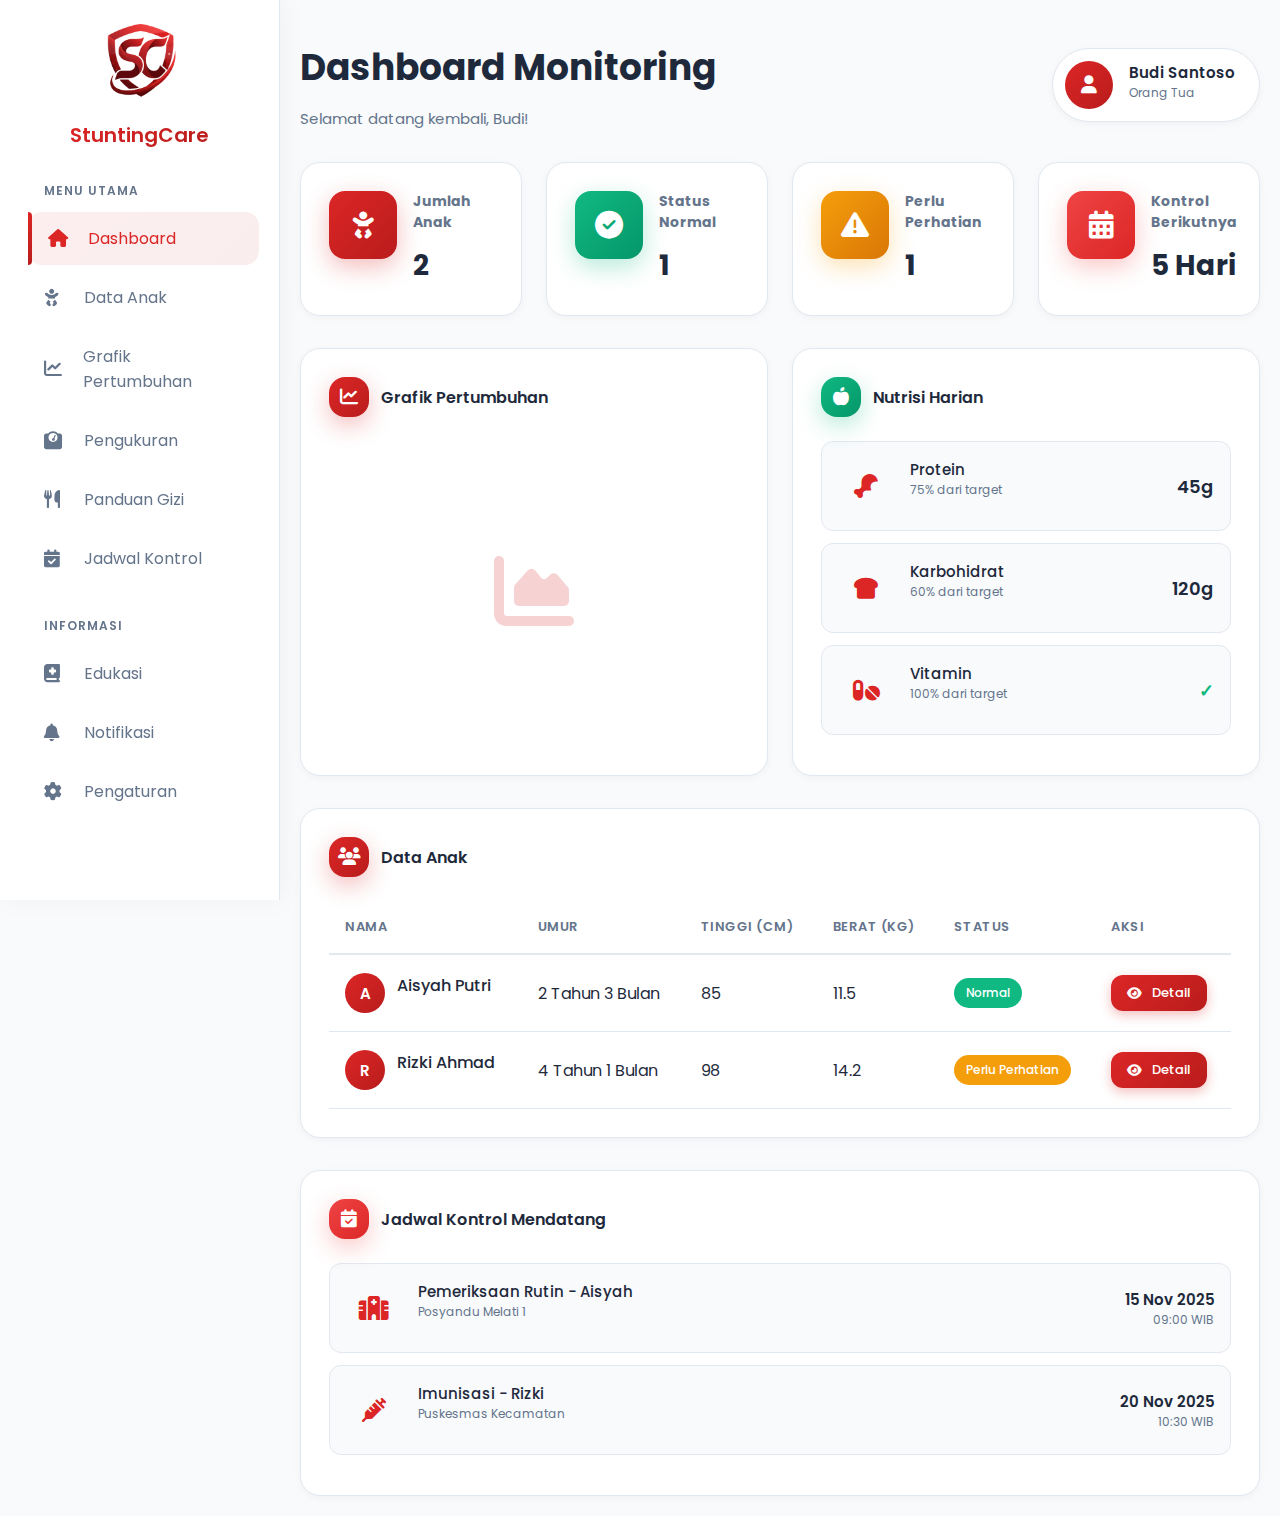
<file: dashboard/index.html>
<!DOCTYPE html>
<html lang="id">
<head>
    <meta charset="UTF-8">
    <meta name="viewport" content="width=device-width, initial-scale=1.0">
    <title>Dashboard Monitoring Stunting</title>
    <link href="https://fonts.googleapis.com/css2?family=Poppins:wght@300;400;500;600;700&display=swap" rel="stylesheet">
    <link rel="stylesheet" href="https://cdnjs.cloudflare.com/ajax/libs/font-awesome/6.4.0/css/all.min.css">
    <link rel="stylesheet" href="../assets/css/style.css">
    <script src="../assets/js/sidebar.js" defer></script>

</head>
<body>
    <header class="mobile-header">
        <div class="mobile-header-left">
            <button class="menu-toggle" onclick="toggleSidebar()">
                <i class="fas fa-bars"></i>
            </button>
            <div class="mobile-logo">
                <div class="icon-box icon-box-primary" style="width: 40px; height: 40px; font-size: 20px;">
                    <i class="fas fa-child"></i>
                </div>
                <h2>StuntingCare</h2>
            </div>
        </div>
        <div class="avatar avatar-md">
            <i class="fas fa-user"></i>
        </div>
    </header>

    <div class="sidebar-overlay" id="sidebarOverlay" onclick="toggleSidebar()"></div>

    <div class="container">
        <div id="sidebar-container"></div>

        <main class="main-content animate-fade">
            <div class="flex-between mb-lg">
                <div>
                    <h1 class="heading-xl mb-sm">Dashboard Monitoring</h1>
                    <p class="text-md text-gray">Selamat datang kembali, Budi!</p>
                </div>
                <div class="card card-sm card-no-hover" style="padding: 12px 24px 12px 12px; border-radius: var(--radius-full); box-shadow: var(--shadow-sm);">
                    <div class="flex gap-md">
                        <div class="avatar avatar-lg">
                            <i class="fas fa-user"></i>
                        </div>
                        <div>
                            <div class="text-md" style="font-weight: 600;">Budi Santoso</div>
                            <div class="text-xs">Orang Tua</div>
                        </div>
                    </div>
                </div>
            </div>

            <div class="grid grid-4 mb-lg">
                <div class="card">
                    <div class="flex gap-md">
                        <div class="icon-box icon-box-lg icon-box-primary">
                            <i class="fas fa-baby"></i>
                        </div>
                        <div>
                            <h3 class="text-sm mb-sm">Jumlah Anak</h3>
                            <p class="heading-lg">2</p>
                        </div>
                    </div>
                </div>

                <div class="card">
                    <div class="flex gap-md">
                        <div class="icon-box icon-box-lg icon-box-success">
                            <i class="fas fa-check-circle"></i>
                        </div>
                        <div>
                            <h3 class="text-sm mb-sm">Status Normal</h3>
                            <p class="heading-lg">1</p>
                        </div>
                    </div>
                </div>

                <div class="card">
                    <div class="flex gap-md">
                        <div class="icon-box icon-box-lg icon-box-warning">
                            <i class="fas fa-exclamation-triangle"></i>
                        </div>
                        <div>
                            <h3 class="text-sm mb-sm">Perlu Perhatian</h3>
                            <p class="heading-lg">1</p>
                        </div>
                    </div>
                </div>

                <div class="card">
                    <div class="flex gap-md">
                        <div class="icon-box icon-box-lg icon-box-danger">
                            <i class="fas fa-calendar-alt"></i>
                        </div>
                        <div>
                            <h3 class="text-sm mb-sm">Kontrol Berikutnya</h3>
                            <p class="heading-lg">5 Hari</p>
                        </div>
                    </div>
                </div>
            </div>

            <div class="grid grid-2 mb-lg">
                <div class="card">
                    <div class="card-header">
                        <div class="icon-box icon-box-sm icon-box-primary">
                            <i class="fas fa-chart-line"></i>
                        </div>
                        <h3 class="heading-sm">Grafik Pertumbuhan</h3>
                    </div>
                    <div class="flex-center" style="height: 300px;">
                        <i class="fas fa-chart-area" style="font-size: 80px; opacity: 0.2; color: var(--primary);"></i>
                    </div>
                </div>

                <div class="card">
                    <div class="card-header">
                        <div class="icon-box icon-box-sm icon-box-success">
                            <i class="fas fa-apple-alt"></i>
                        </div>
                        <h3 class="heading-sm">Nutrisi Harian</h3>
                    </div>
                    
                    <div class="list-item">
                        <div class="flex gap-md">
                            <div class="icon-box icon-box-md icon-box-light">
                                <i class="fas fa-drumstick-bite"></i>
                            </div>
                            <div>
                                <div class="text-md" style="font-weight: 500;">Protein</div>
                                <div class="text-xs">75% dari target</div>
                            </div>
                        </div>
                        <div class="text-lg" style="font-weight: 600;">45g</div>
                    </div>

                    <div class="list-item">
                        <div class="flex gap-md">
                            <div class="icon-box icon-box-md icon-box-light">
                                <i class="fas fa-bread-slice"></i>
                            </div>
                            <div>
                                <div class="text-md" style="font-weight: 500;">Karbohidrat</div>
                                <div class="text-xs">60% dari target</div>
                            </div>
                        </div>
                        <div class="text-lg" style="font-weight: 600;">120g</div>
                    </div>

                    <div class="list-item">
                        <div class="flex gap-md">
                            <div class="icon-box icon-box-md icon-box-light">
                                <i class="fas fa-pills"></i>
                            </div>
                            <div>
                                <div class="text-md" style="font-weight: 500;">Vitamin</div>
                                <div class="text-xs">100% dari target</div>
                            </div>
                        </div>
                        <div class="text-lg" style="font-weight: 600; color: var(--secondary);">✓</div>
                    </div>
                </div>
            </div>

            <div class="card mb-lg">
                <div class="card-header">
                    <div class="icon-box icon-box-sm icon-box-primary">
                        <i class="fas fa-users"></i>
                    </div>
                    <h3 class="heading-sm">Data Anak</h3>
                </div>
                
                <div class="table-container">
                    <table class="table">
                        <thead>
                            <tr>
                                <th>Nama</th>
                                <th>Umur</th>
                                <th>Tinggi (cm)</th>
                                <th>Berat (kg)</th>
                                <th>Status</th>
                                <th>Aksi</th>
                            </tr>
                        </thead>
                        <tbody>
                            <tr>
                                <td>
                                    <div class="flex gap-sm">
                                        <div class="avatar avatar-md">A</div>
                                        <span style="font-weight: 500;">Aisyah Putri</span>
                                    </div>
                                </td>
                                <td>2 Tahun 3 Bulan</td>
                                <td>85</td>
                                <td>11.5</td>
                                <td><span class="badge badge-success">Normal</span></td>
                                <td>
                                    <button class="btn btn-primary btn-sm">
                                        <i class="fas fa-eye"></i> Detail
                                    </button>
                                </td>
                            </tr>
                            <tr>
                                <td>
                                    <div class="flex gap-sm">
                                        <div class="avatar avatar-md">R</div>
                                        <span style="font-weight: 500;">Rizki Ahmad</span>
                                    </div>
                                </td>
                                <td>4 Tahun 1 Bulan</td>
                                <td>98</td>
                                <td>14.2</td>
                                <td><span class="badge badge-warning">Perlu Perhatian</span></td>
                                <td>
                                    <button class="btn btn-primary btn-sm">
                                        <i class="fas fa-eye"></i> Detail
                                    </button>
                                </td>
                            </tr>
                        </tbody>
                    </table>
                </div>
            </div>

            <div class="card">
                <div class="card-header">
                    <div class="icon-box icon-box-sm icon-box-danger">
                        <i class="fas fa-calendar-check"></i>
                    </div>
                    <h3 class="heading-sm">Jadwal Kontrol Mendatang</h3>
                </div>
                
                <div class="list-item">
                    <div class="flex gap-md">
                        <div class="icon-box icon-box-md icon-box-light">
                            <i class="fas fa-hospital"></i>
                        </div>
                        <div>
                            <div class="text-md" style="font-weight: 500;">Pemeriksaan Rutin - Aisyah</div>
                            <div class="text-xs">Posyandu Melati 1</div>
                        </div>
                    </div>
                    <div style="text-align: right;">
                        <div class="text-md" style="font-weight: 600;">15 Nov 2025</div>
                        <div class="text-xs">09:00 WIB</div>
                    </div>
                </div>

                <div class="list-item">
                    <div class="flex gap-md">
                        <div class="icon-box icon-box-md icon-box-light">
                            <i class="fas fa-syringe"></i>
                        </div>
                        <div>
                            <div class="text-md" style="font-weight: 500;">Imunisasi - Rizki</div>
                            <div class="text-xs">Puskesmas Kecamatan</div>
                        </div>
                    </div>
                    <div style="text-align: right;">
                        <div class="text-md" style="font-weight: 600;">20 Nov 2025</div>
                        <div class="text-xs">10:30 WIB</div>
                    </div>
                </div>
            </div>
        </main>
    </div>

    <script>
        function toggleSidebar() {
            const sidebar = document.getElementById('sidebar');
            const overlay = document.getElementById('sidebarOverlay');
            sidebar.classList.toggle('active');
            overlay.classList.toggle('active');
        }

        document.addEventListener('click', function(event) {
            const sidebar = document.getElementById('sidebar');
            const menuToggle = document.querySelector('.menu-toggle');
            
            if (window.innerWidth <= 768) {
                if (!sidebar.contains(event.target) && !menuToggle.contains(event.target)) {
                    sidebar.classList.remove('active');
                }
            }
        });
    </script>
</body>
</html>
</file>
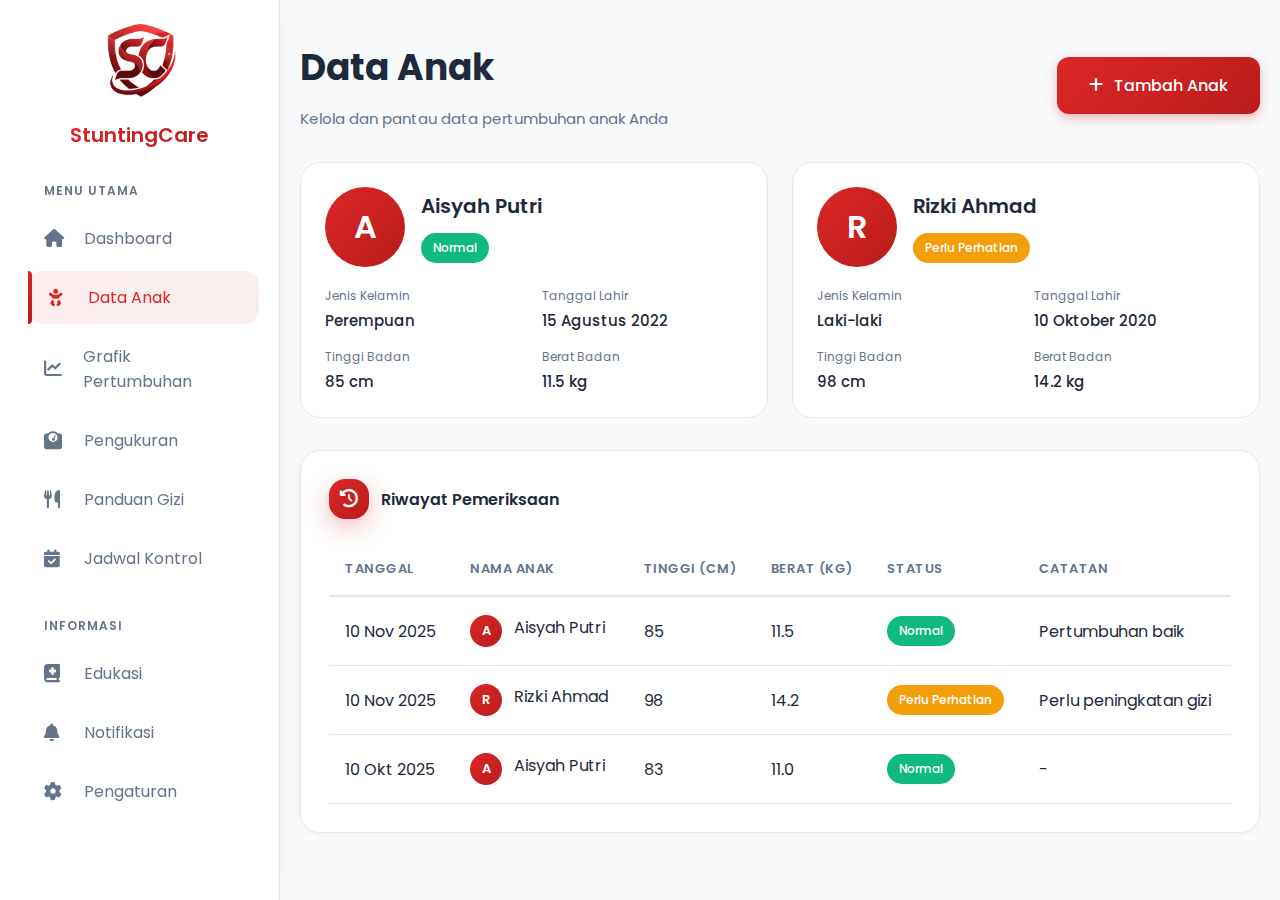
<file: dashboard/anak.html>
<!DOCTYPE html>
<html lang="id">
<head>
    <meta charset="UTF-8">
    <meta name="viewport" content="width=device-width, initial-scale=1.0">
    <title>Data Anak - StuntingCare</title>
    <link href="https://fonts.googleapis.com/css2?family=Poppins:wght@300;400;500;600;700&display=swap" rel="stylesheet">
    <link rel="stylesheet" href="https://cdnjs.cloudflare.com/ajax/libs/font-awesome/6.4.0/css/all.min.css">
    <link rel="stylesheet" href="../assets/css/style.css">
    <script src="../assets/js/sidebar.js" defer></script>
</head>
<body>
    <header class="mobile-header">
        <div class="mobile-header-left">
            <button class="menu-toggle" onclick="toggleSidebar()">
                <i class="fas fa-bars"></i>
            </button>
            <div class="mobile-logo">
                <div class="icon-box icon-box-primary" style="width: 40px; height: 40px; font-size: 20px;">
                    <i class="fas fa-child"></i>
                </div>
                <h2>StuntingCare</h2>
            </div>
        </div>
        <div class="avatar avatar-md">
            <i class="fas fa-user"></i>
        </div>
    </header>

    <div class="sidebar-overlay" id="sidebarOverlay" onclick="toggleSidebar()"></div>

    <div class="container">
        <div id="sidebar-container"></div>
        <main class="main-content">
            <div class="flex-between mb-lg">
                <div>
                    <h1 class="heading-xl mb-sm">Data Anak</h1>
                    <p class="text-md text-gray">Kelola dan pantau data pertumbuhan anak Anda</p>
                </div>
                <button class="btn btn-primary btn-lg" onclick="openModal('addChildModal')">
                    <i class="fas fa-plus"></i>
                    Tambah Anak
                </button>
            </div>

            <div class="grid grid-2 mb-lg">
                <div class="child-card" onclick="openModal('detailModal1')">
                    <div class="child-card-header">
                        <div class="avatar avatar-xl">A</div>
                        <div>
                            <h3 class="heading-md mb-sm">Aisyah Putri</h3>
                            <span class="badge badge-success">Normal</span>
                        </div>
                    </div>
                    <div class="child-info-grid">
                        <div class="child-info-item">
                            <span class="text-xs">Jenis Kelamin</span>
                            <span class="text-md" style="font-weight: 500;">Perempuan</span>
                        </div>
                        <div class="child-info-item">
                            <span class="text-xs">Tanggal Lahir</span>
                            <span class="text-md" style="font-weight: 500;">15 Agustus 2022</span>
                        </div>
                        <div class="child-info-item">
                            <span class="text-xs">Tinggi Badan</span>
                            <span class="text-md" style="font-weight: 500;">85 cm</span>
                        </div>
                        <div class="child-info-item">
                            <span class="text-xs">Berat Badan</span>
                            <span class="text-md" style="font-weight: 500;">11.5 kg</span>
                        </div>
                    </div>
                </div>

                <div class="child-card" onclick="openModal('detailModal2')">
                    <div class="child-card-header">
                        <div class="avatar avatar-xl">R</div>
                        <div>
                            <h3 class="heading-md mb-sm">Rizki Ahmad</h3>
                            <span class="badge badge-warning">Perlu Perhatian</span>
                        </div>
                    </div>
                    <div class="child-info-grid">
                        <div class="child-info-item">
                            <span class="text-xs">Jenis Kelamin</span>
                            <span class="text-md" style="font-weight: 500;">Laki-laki</span>
                        </div>
                        <div class="child-info-item">
                            <span class="text-xs">Tanggal Lahir</span>
                            <span class="text-md" style="font-weight: 500;">10 Oktober 2020</span>
                        </div>
                        <div class="child-info-item">
                            <span class="text-xs">Tinggi Badan</span>
                            <span class="text-md" style="font-weight: 500;">98 cm</span>
                        </div>
                        <div class="child-info-item">
                            <span class="text-xs">Berat Badan</span>
                            <span class="text-md" style="font-weight: 500;">14.2 kg</span>
                        </div>
                    </div>
                </div>
            </div>

            <div class="card">
                <div class="card-header">
                    <div class="icon-box icon-box-sm icon-box-primary">
                        <i class="fas fa-history"></i>
                    </div>
                    <h3 class="heading-sm">Riwayat Pemeriksaan</h3>
                </div>
                
                <div class="table-container">
                    <table class="table">
                        <thead>
                            <tr>
                                <th>Tanggal</th>
                                <th>Nama Anak</th>
                                <th>Tinggi (cm)</th>
                                <th>Berat (kg)</th>
                                <th>Status</th>
                                <th>Catatan</th>
                            </tr>
                        </thead>
                        <tbody>
                            <tr>
                                <td>10 Nov 2025</td>
                                <td>
                                    <div class="flex gap-sm">
                                        <div class="avatar avatar-sm">A</div>
                                        <span>Aisyah Putri</span>
                                    </div>
                                </td>
                                <td>85</td>
                                <td>11.5</td>
                                <td><span class="badge badge-success">Normal</span></td>
                                <td>Pertumbuhan baik</td>
                            </tr>
                            <tr>
                                <td>10 Nov 2025</td>
                                <td>
                                    <div class="flex gap-sm">
                                        <div class="avatar avatar-sm">R</div>
                                        <span>Rizki Ahmad</span>
                                    </div>
                                </td>
                                <td>98</td>
                                <td>14.2</td>
                                <td><span class="badge badge-warning">Perlu Perhatian</span></td>
                                <td>Perlu peningkatan gizi</td>
                            </tr>
                            <tr>
                                <td>10 Okt 2025</td>
                                <td>
                                    <div class="flex gap-sm">
                                        <div class="avatar avatar-sm">A</div>
                                        <span>Aisyah Putri</span>
                                    </div>
                                </td>
                                <td>83</td>
                                <td>11.0</td>
                                <td><span class="badge badge-success">Normal</span></td>
                                <td>-</td>
                            </tr>
                        </tbody>
                    </table>
                </div>
            </div>
        </main>
    </div>

    <div class="modal" id="addChildModal">
        <div class="modal-content">
            <div class="modal-header">
                <h3 class="heading-md">Tambah Data Anak</h3>
                <button class="modal-close" onclick="closeModal('addChildModal')">
                    <i class="fas fa-times"></i>
                </button>
            </div>
            <div class="modal-body">
                <div class="form-group">
                    <label class="form-label">Nama Lengkap</label>
                    <input type="text" class="form-input" placeholder="Masukkan nama lengkap anak">
                </div>
                <div class="form-group">
                    <label class="form-label">Jenis Kelamin</label>
                    <select class="form-select">
                        <option value="">Pilih jenis kelamin</option>
                        <option value="L">Laki-laki</option>
                        <option value="P">Perempuan</option>
                    </select>
                </div>
                <div class="form-group">
                    <label class="form-label">Tanggal Lahir</label>
                    <input type="date" class="form-input">
                </div>
                <div class="grid grid-2">
                    <div class="form-group">
                        <label class="form-label">Tinggi Badan (cm)</label>
                        <input type="number" class="form-input" placeholder="85">
                    </div>
                    <div class="form-group">
                        <label class="form-label">Berat Badan (kg)</label>
                        <input type="number" class="form-input" placeholder="11.5">
                    </div>
                </div>
                <div class="form-group">
                    <label class="form-label">Catatan</label>
                    <textarea class="form-textarea" placeholder="Catatan tambahan (opsional)"></textarea>
                </div>
            </div>
            <div class="modal-footer">
                <button class="btn btn-secondary" onclick="closeModal('addChildModal')">Batal</button>
                <button class="btn btn-primary">
                    <i class="fas fa-save"></i>
                    Simpan Data
                </button>
            </div>
        </div>
    </div>

    <div class="modal" id="detailModal1">
        <div class="modal-content">
            <div class="modal-header">
                <div class="flex gap-md">
                    <div class="avatar avatar-lg">A</div>
                    <div>
                        <h3 class="heading-md">Aisyah Putri</h3>
                        <span class="badge badge-success">Normal</span>
                    </div>
                </div>
                <button class="modal-close" onclick="closeModal('detailModal1')">
                    <i class="fas fa-times"></i>
                </button>
            </div>
            <div class="modal-body">
                <div class="grid grid-2 mb-lg">
                    <div class="child-info-item">
                        <span class="text-xs">Nama Lengkap</span>
                        <span class="text-md" style="font-weight: 500;">Aisyah Putri Santoso</span>
                    </div>
                    <div class="child-info-item">
                        <span class="text-xs">Jenis Kelamin</span>
                        <span class="text-md" style="font-weight: 500;">Perempuan</span>
                    </div>
                    <div class="child-info-item">
                        <span class="text-xs">Tanggal Lahir</span>
                        <span class="text-md" style="font-weight: 500;">15 Agustus 2022</span>
                    </div>
                    <div class="child-info-item">
                        <span class="text-xs">Usia</span>
                        <span class="text-md" style="font-weight: 500;">2 Tahun 3 Bulan</span>
                    </div>
                    <div class="child-info-item">
                        <span class="text-xs">Tinggi Badan</span>
                        <span class="text-md" style="font-weight: 500;">85 cm</span>
                    </div>
                    <div class="child-info-item">
                        <span class="text-xs">Berat Badan</span>
                        <span class="text-md" style="font-weight: 500;">11.5 kg</span>
                    </div>
                </div>

                <h4 class="heading-sm mb-md">Riwayat Pertumbuhan</h4>
                <div class="list-item">
                    <div>
                        <div class="text-md" style="font-weight: 500;">10 November 2025</div>
                        <div class="text-xs">TB: 85 cm | BB: 11.5 kg</div>
                    </div>
                    <span class="badge badge-success">Normal</span>
                </div>
                <div class="list-item">
                    <div>
                        <div class="text-md" style="font-weight: 500;">10 Oktober 2025</div>
                        <div class="text-xs">TB: 83 cm | BB: 11.0 kg</div>
                    </div>
                    <span class="badge badge-success">Normal</span>
                </div>
                <div class="list-item">
                    <div>
                        <div class="text-md" style="font-weight: 500;">10 September 2025</div>
                        <div class="text-xs">TB: 81 cm | BB: 10.5 kg</div>
                    </div>
                    <span class="badge badge-success">Normal</span>
                </div>
            </div>
            <div class="modal-footer">
                <button class="btn btn-outline" onclick="closeModal('detailModal1')">Tutup</button>
                <button class="btn btn-primary">
                    <i class="fas fa-edit"></i>
                    Edit Data
                </button>
            </div>
        </div>
    </div>

    <div class="modal" id="detailModal2">
        <div class="modal-content">
            <div class="modal-header">
                <div class="flex gap-md">
                    <div class="avatar avatar-lg">R</div>
                    <div>
                        <h3 class="heading-md">Rizki Ahmad</h3>
                        <span class="badge badge-warning">Perlu Perhatian</span>
                    </div>
                </div>
                <button class="modal-close" onclick="closeModal('detailModal2')">
                    <i class="fas fa-times"></i>
                </button>
            </div>
            <div class="modal-body">
                <div class="grid grid-2 mb-lg">
                    <div class="child-info-item">
                        <span class="text-xs">Nama Lengkap</span>
                        <span class="text-md" style="font-weight: 500;">Rizki Ahmad Santoso</span>
                    </div>
                    <div class="child-info-item">
                        <span class="text-xs">Jenis Kelamin</span>
                        <span class="text-md" style="font-weight: 500;">Laki-laki</span>
                    </div>
                    <div class="child-info-item">
                        <span class="text-xs">Tanggal Lahir</span>
                        <span class="text-md" style="font-weight: 500;">10 Oktober 2020</span>
                    </div>
                    <div class="child-info-item">
                        <span class="text-xs">Usia</span>
                        <span class="text-md" style="font-weight: 500;">4 Tahun 1 Bulan</span>
                    </div>
                    <div class="child-info-item">
                        <span class="text-xs">Tinggi Badan</span>
                        <span class="text-md" style="font-weight: 500;">98 cm</span>
                    </div>
                    <div class="child-info-item">
                        <span class="text-xs">Berat Badan</span>
                        <span class="text-md" style="font-weight: 500;">14.2 kg</span>
                    </div>
                </div>

                <div class="card" style="background: #fff3cd; border-color: #ffc107; margin-bottom: 20px;">
                    <div class="flex gap-md">
                        <i class="fas fa-exclamation-triangle" style="color: #f59e0b; font-size: 24px;"></i>
                        <div>
                            <h4 class="heading-sm mb-sm">Rekomendasi</h4>
                            <p class="text-sm" style="color: var(--dark);">Tingkatkan asupan protein dan karbohidrat. Konsultasikan dengan tenaga kesehatan untuk program gizi yang tepat.</p>
                        </div>
                    </div>
                </div>

                <h4 class="heading-sm mb-md">Riwayat Pertumbuhan</h4>
                <div class="list-item">
                    <div>
                        <div class="text-md" style="font-weight: 500;">10 November 2025</div>
                        <div class="text-xs">TB: 98 cm | BB: 14.2 kg</div>
                    </div>
                    <span class="badge badge-warning">Perlu Perhatian</span>
                </div>
                <div class="list-item">
                    <div>
                        <div class="text-md" style="font-weight: 500;">10 Oktober 2025</div>
                        <div class="text-xs">TB: 96 cm | BB: 13.8 kg</div>
                    </div>
                    <span class="badge badge-warning">Perlu Perhatian</span>
                </div>
                <div class="list-item">
                    <div>
                        <div class="text-md" style="font-weight: 500;">10 September 2025</div>
                        <div class="text-xs">TB: 95 cm | BB: 13.5 kg</div>
                    </div>
                    <span class="badge badge-warning">Perlu Perhatian</span>
                </div>
            </div>
            <div class="modal-footer">
                <button class="btn btn-outline" onclick="closeModal('detailModal2')">Tutup</button>
                <button class="btn btn-primary">
                    <i class="fas fa-edit"></i>
                    Edit Data
                </button>
            </div>
        </div>
    </div>

    <script>
        function toggleSidebar() {
            const sidebar = document.getElementById('sidebar');
            const overlay = document.getElementById('sidebarOverlay');
            sidebar.classList.toggle('active');
            overlay.classList.toggle('active');
        }

        function openModal(modalId) {
            document.getElementById(modalId).classList.add('active');
            document.body.style.overflow = 'hidden';
        }

        function closeModal(modalId) {
            document.getElementById(modalId).classList.remove('active');
            document.body.style.overflow = 'auto';
        }

        document.querySelectorAll('.modal').forEach(modal => {
            modal.addEventListener('click', function(e) {
                if (e.target === this) {
                    closeModal(this.id);
                }
            });
        });
    </script>
</body>
</html>
</file>
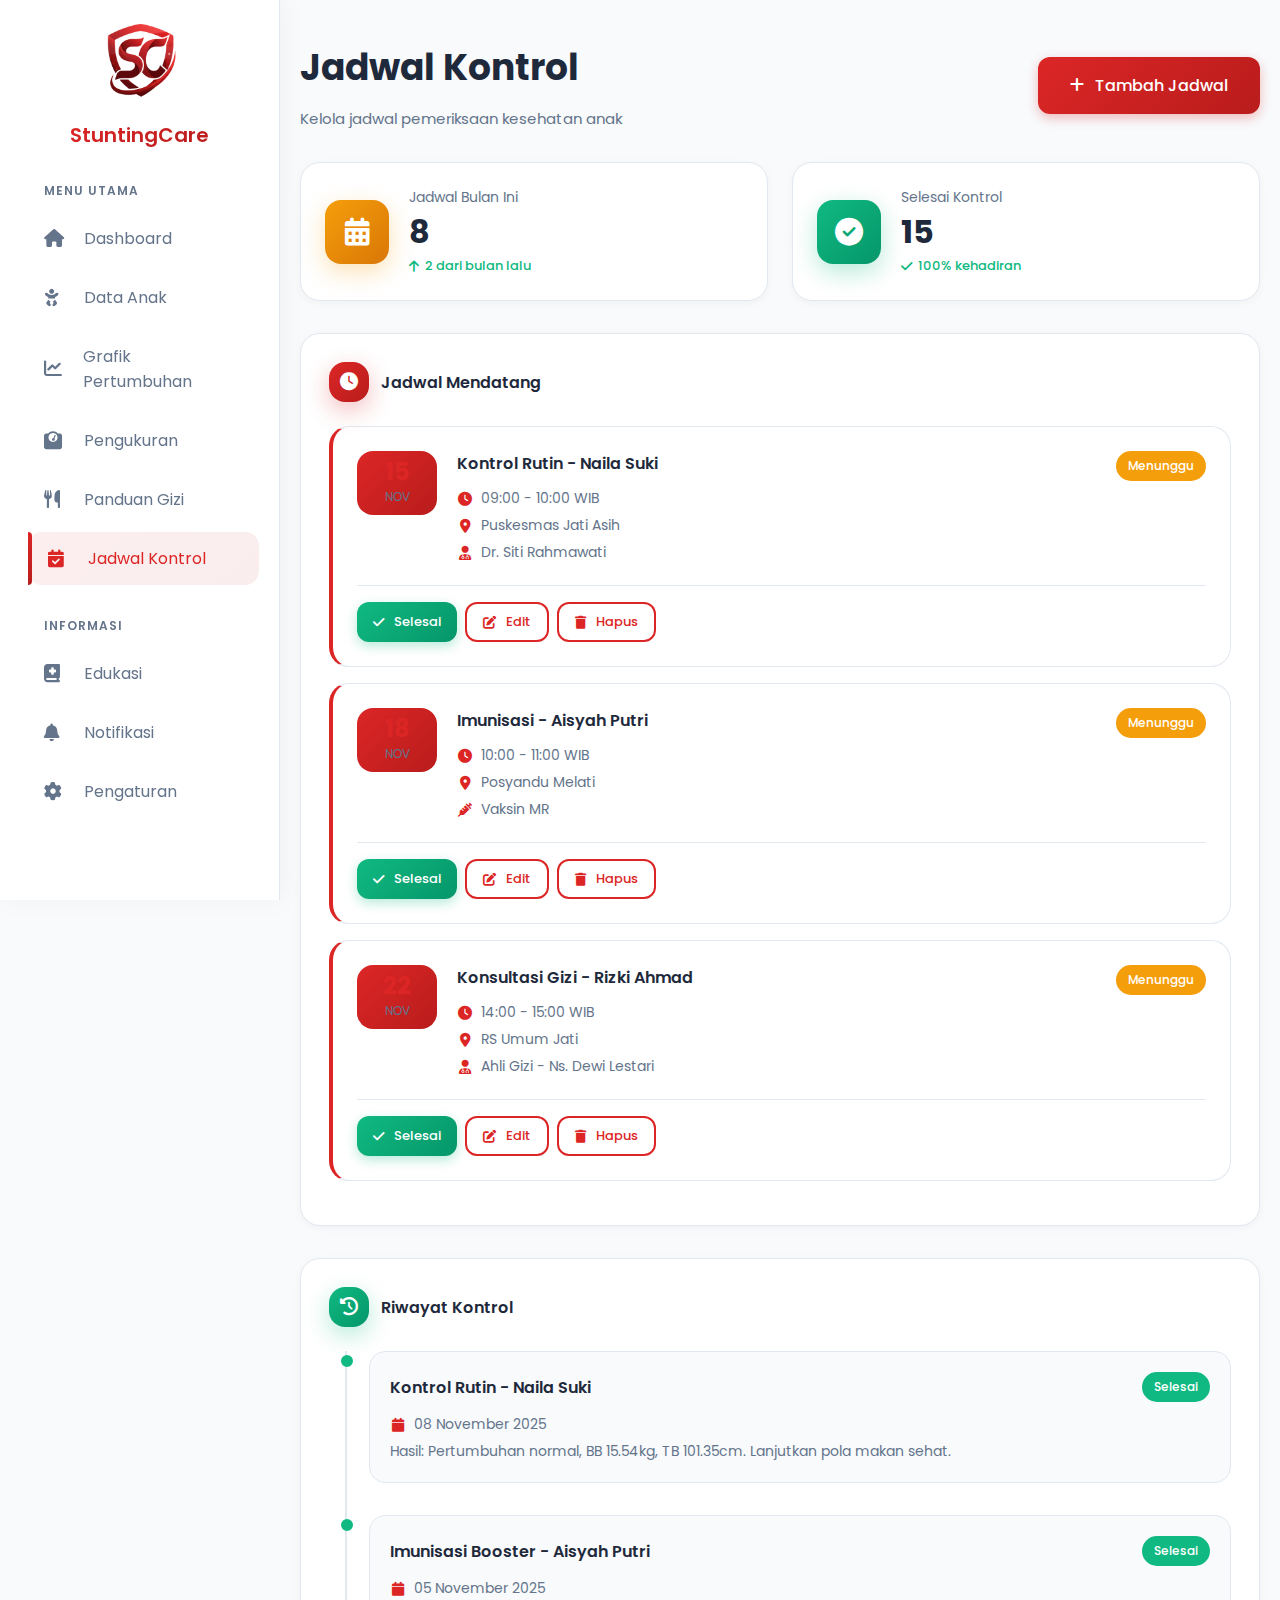
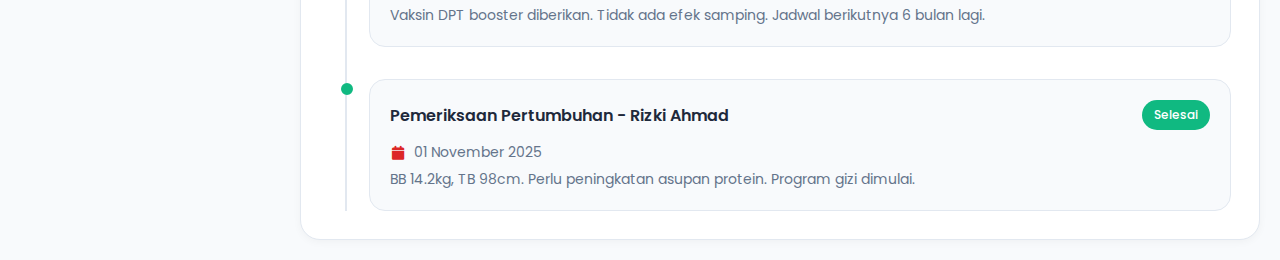
<file: dashboard/jadwal_kontrol.html>
<!DOCTYPE html>
<html lang="id">
<head>
    <meta charset="UTF-8">
    <meta name="viewport" content="width=device-width, initial-scale=1.0">
    <title>Jadwal Kontrol - StuntingCare</title>
    <link href="https://fonts.googleapis.com/css2?family=Poppins:wght@300;400;500;600;700&display=swap" rel="stylesheet">
    <link rel="stylesheet" href="https://cdnjs.cloudflare.com/ajax/libs/font-awesome/6.4.0/css/all.min.css">

    <link rel="stylesheet" href="../assets/css/additional-styles.css">
    <link rel="stylesheet" href="../assets/css/style.css">
    <script src="../assets/js/sidebar.js" defer></script>
<body>
    <header class="mobile-header">
        <div class="mobile-header-left">
            <button class="menu-toggle" onclick="toggleSidebar()">
                <i class="fas fa-bars"></i>
            </button>
            <div class="mobile-logo">
                <div class="icon-box icon-box-primary" style="width: 40px; height: 40px; font-size: 20px;">
                    <i class="fas fa-child"></i>
                </div>
                <h2>StuntingCare</h2>
            </div>
        </div>
        <div class="avatar avatar-md">
            <i class="fas fa-user"></i>
        </div>
    </header>

    <div class="sidebar-overlay" id="sidebarOverlay" onclick="toggleSidebar()"></div>

    <div class="container">
        <div id="sidebar-container"></div>

        <main class="main-content">
            <div class="flex-between mb-lg">
                <div>
                    <h1 class="heading-xl mb-sm">Jadwal Kontrol</h1>
                    <p class="text-md text-gray">Kelola jadwal pemeriksaan kesehatan anak</p>
                </div>
                <button class="btn btn-primary btn-lg" onclick="openModal('addScheduleModal')">
                    <i class="fas fa-plus"></i>
                    Tambah Jadwal
                    </button>
            </div>

            <div class="grid grid-2 mb-lg">
                <div class="stat-card">
                    <div class="stat-card-content">
                        <div class="stat-card-icon icon-box-warning">
                            <i class="fas fa-calendar-days"></i>
                        </div>
                        <div class="stat-card-info">
                            <div class="stat-card-label">Jadwal Bulan Ini</div>
                            <div class="stat-card-value">8</div>
                            <div class="stat-card-change positive">
                                <i class="fas fa-arrow-up"></i>
                                2 dari bulan lalu
                            </div>
                        </div>
                    </div>
                </div>

                <div class="stat-card">
                    <div class="stat-card-content">
                        <div class="stat-card-icon icon-box-success">
                            <i class="fas fa-check-circle"></i>
                        </div>
                        <div class="stat-card-info">
                            <div class="stat-card-label">Selesai Kontrol</div>
                            <div class="stat-card-value">15</div>
                            <div class="stat-card-change positive">
                                <i class="fas fa-check"></i>
                                100% kehadiran
                            </div>
                        </div>
                    </div>
                </div>
            </div>

            <div class="card mb-lg card-no-hover">
                <div class="card-header">
                    <div class="icon-box icon-box-sm icon-box-primary">
                        <i class="fas fa-clock"></i>
                    </div>
                    <h3 class="heading-sm">Jadwal Mendatang</h3>
                </div>

                <div class="schedule-card">
                    <div class="schedule-header">
                        <div class="schedule-date">
                            <div class="schedule-date-day">15</div>
                            <div class="schedule-date-month">Nov</div>
                        </div>
                        <div class="schedule-info">
                            <h4 class="schedule-title">Kontrol Rutin - Naila Suki</h4>
                            <div class="schedule-detail">
                                <i class="fas fa-clock"></i>
                                <span>09:00 - 10:00 WIB</span>
                            </div>
                            <div class="schedule-detail">
                                <i class="fas fa-map-marker-alt"></i>
                                <span>Puskesmas Jati Asih</span>
                            </div>
                            <div class="schedule-detail">
                                <i class="fas fa-user-doctor"></i>
                                <span>Dr. Siti Rahmawati</span>
                            </div>
                        </div>
                        <span class="badge badge-warning">Menunggu</span>
                    </div>
                    <div class="schedule-actions">
                        <button class="btn btn-sm btn-success">
                            <i class="fas fa-check"></i>
                            Selesai
                        </button>
                        <button class="btn btn-sm btn-outline" onclick="openModal('editScheduleModal')">
                            <i class="fas fa-edit"></i>
                            Edit
                        </button>
                        <button class="btn btn-sm btn-outline">
                            <i class="fas fa-trash"></i>
                            Hapus
                        </button>
                    </div>
                </div>

                <div class="schedule-card">
                    <div class="schedule-header">
                        <div class="schedule-date">
                            <div class="schedule-date-day">18</div>
                            <div class="schedule-date-month">Nov</div>
                        </div>
                        <div class="schedule-info">
                            <h4 class="schedule-title">Imunisasi - Aisyah Putri</h4>
                            <div class="schedule-detail">
                                <i class="fas fa-clock"></i>
                                <span>10:00 - 11:00 WIB</span>
                            </div>
                            <div class="schedule-detail">
                                <i class="fas fa-map-marker-alt"></i>
                                <span>Posyandu Melati</span>
                            </div>
                            <div class="schedule-detail">
                                <i class="fas fa-syringe"></i>
                                <span>Vaksin MR</span>
                            </div>
                        </div>
                        <span class="badge badge-warning">Menunggu</span>
                    </div>
                    <div class="schedule-actions">
                        <button class="btn btn-sm btn-success">
                            <i class="fas fa-check"></i>
                            Selesai
                        </button>
                        <button class="btn btn-sm btn-outline">
                            <i class="fas fa-edit"></i>
                            Edit
                        </button>
                        <button class="btn btn-sm btn-outline">
                            <i class="fas fa-trash"></i>
                            Hapus
                        </button>
                    </div>
                </div>

                <div class="schedule-card">
                    <div class="schedule-header">
                        <div class="schedule-date">
                            <div class="schedule-date-day">22</div>
                            <div class="schedule-date-month">Nov</div>
                        </div>
                        <div class="schedule-info">
                            <h4 class="schedule-title">Konsultasi Gizi - Rizki Ahmad</h4>
                            <div class="schedule-detail">
                                <i class="fas fa-clock"></i>
                                <span>14:00 - 15:00 WIB</span>
                            </div>
                            <div class="schedule-detail">
                                <i class="fas fa-map-marker-alt"></i>
                                <span>RS Umum Jati</span>
                            </div>
                            <div class="schedule-detail">
                                <i class="fas fa-user-doctor"></i>
                                <span>Ahli Gizi - Ns. Dewi Lestari</span>
                            </div>
                        </div>
                        <span class="badge badge-warning">Menunggu</span>
                    </div>
                    <div class="schedule-actions">
                        <button class="btn btn-sm btn-success">
                            <i class="fas fa-check"></i>
                            Selesai
                        </button>
                        <button class="btn btn-sm btn-outline">
                            <i class="fas fa-edit"></i>
                            Edit
                        </button>
                        <button class="btn btn-sm btn-outline">
                            <i class="fas fa-trash"></i>
                            Hapus
                        </button>
                    </div>
                </div>
            </div>

            <div class="card card-no-hover">
                <div class="card-header">
                    <div class="icon-box icon-box-sm icon-box-success">
                        <i class="fas fa-history"></i>
                    </div>
                    <h3 class="heading-sm">Riwayat Kontrol</h3>
                </div>

                <div class="timeline">
                    <div class="timeline-item completed">
                        <div class="timeline-dot"></div>
                        <div class="timeline-content">
                            <div class="flex-between mb-sm">
                                <h4 class="heading-sm">Kontrol Rutin - Naila Suki</h4>
                                <span class="badge badge-success">Selesai</span>
                            </div>
                            <div class="schedule-detail mb-sm">
                                <i class="fas fa-calendar"></i>
                                <span>08 November 2025</span>
                            </div>
                            <p class="text-sm">
                                Hasil: Pertumbuhan normal, BB 15.54kg, TB 101.35cm. Lanjutkan pola makan sehat.
                            </p>
                        </div>
                    </div>

                    <div class="timeline-item completed">
                        <div class="timeline-dot"></div>
                        <div class="timeline-content">
                            <div class="flex-between mb-sm">
                                <h4 class="heading-sm">Imunisasi Booster - Aisyah Putri</h4>
                                <span class="badge badge-success">Selesai</span>
                            </div>
                            <div class="schedule-detail mb-sm">
                                <i class="fas fa-calendar"></i>
                                <span>05 November 2025</span>
                            </div>
                            <p class="text-sm">
                                Vaksin DPT booster diberikan. Tidak ada efek samping. Jadwal berikutnya 6 bulan lagi.
                            </p>
                        </div>
                    </div>

                    <div class="timeline-item completed">
                        <div class="timeline-dot"></div>
                        <div class="timeline-content">
                            <div class="flex-between mb-sm">
                                <h4 class="heading-sm">Pemeriksaan Pertumbuhan - Rizki Ahmad</h4>
                                <span class="badge badge-success">Selesai</span>
                            </div>
                            <div class="schedule-detail mb-sm">
                                <i class="fas fa-calendar"></i>
                                <span>01 November 2025</span>
                            </div>
                            <p class="text-sm">
                                BB 14.2kg, TB 98cm. Perlu peningkatan asupan protein. Program gizi dimulai.
                            </p>
                        </div>
                    </div>
                </div>
            </div>
        </main>
    </div>

    <div class="modal" id="addScheduleModal">
        <div class="modal-content">
            <div class="modal-header">
                <h3 class="heading-md">Tambah Jadwal Kontrol</h3>
                <button class="modal-close" onclick="closeModal('addScheduleModal')">
                    <i class="fas fa-times"></i>
                </button>
            </div>
            <div class="modal-body">
                <div class="form-group">
                    <label class="form-label">Pilih Anak</label>
                    <select class="form-select">
                        <option value="">Pilih anak</option>
                        <option value="naila">Naila Suki</option>
                        <option value="aisyah">Aisyah Putri</option>
                        <option value="rizki">Rizki Ahmad</option>
                    </select>
                </div>
                <div class="form-group">
                    <label class="form-label">Jenis Kontrol</label>
                    <select class="form-select">
                        <option value="">Pilih jenis kontrol</option>
                        <option value="rutin">Kontrol Rutin</option>
                        <option value="imunisasi">Imunisasi</option>
                        <option value="konsultasi">Konsultasi Gizi</option>
                        <option value="tumbuh-kembang">Tumbuh Kembang</option>
                    </select>
                </div>
                <div class="grid grid-2">
                    <div class="form-group">
                        <label class="form-label">Tanggal</label>
                        <input type="date" class="form-input">
                    </div>
                    <div class="form-group">
                        <label class="form-label">Waktu</label>
                        <input type="time" class="form-input">
                    </div>
                </div>
                <div class="form-group">
                    <label class="form-label">Lokasi</label>
                    <input type="text" class="form-input" placeholder="Puskesmas / Posyandu / Rumah Sakit">
                </div>
                <div class="form-group">
                    <label class="form-label">Nama Tenaga Medis</label>
                    <input type="text" class="form-input" placeholder="Nama dokter / bidan / perawat">
                </div>
                <div class="form-group">
                    <label class="form-label">Catatan</label>
                    <textarea class="form-textarea" placeholder="Catatan tambahan (opsional)"></textarea>
                </div>
            </div>
            <div class="modal-footer">
                <button class="btn btn-secondary" onclick="closeModal('addScheduleModal')">Batal</button>
                <button class="btn btn-primary">
                    <i class="fas fa-save"></i>
                    Simpan Jadwal
                </button>
            </div>
        </div>
    </div>

    <div class="modal" id="editScheduleModal">
        <div class="modal-content">
            <div class="modal-header">
                <h3 class="heading-md">Edit Jadwal Kontrol</h3>
                <button class="modal-close" onclick="closeModal('editScheduleModal')">
                    <i class="fas fa-times"></i>
                </button>
            </div>
            <div class="modal-body">
                <div class="form-group">
                    <label class="form-label">Pilih Anak</label>
                    <select class="form-select">
                        <option value="naila" selected>Naila Suki</option>
                        <option value="aisyah">Aisyah Putri</option>
                        <option value="rizki">Rizki Ahmad</option>
                    </select>
                </div>
                <div class="form-group">
                    <label class="form-label">Jenis Kontrol</label>
                    <select class="form-select">
                        <option value="rutin" selected>Kontrol Rutin</option>
                        <option value="imunisasi">Imunisasi</option>
                        <option value="konsultasi">Konsultasi Gizi</option>
                        <option value="tumbuh-kembang">Tumbuh Kembang</option>
                    </select>
                </div>
                <div class="grid grid-2">
                    <div class="form-group">
                        <label class="form-label">Tanggal</label>
                        <input type="date" class="form-input" value="2025-11-15">
                    </div>
                    <div class="form-group">
                        <label class="form-label">Waktu</label>
                        <input type="time" class="form-input" value="09:00">
                    </div>
                </div>
                <div class="form-group">
                    <label class="form-label">Lokasi</label>
                    <input type="text" class="form-input" value="Puskesmas Jati Asih">
                </div>
                <div class="form-group">
                    <label class="form-label">Nama Tenaga Medis</label>
                    <input type="text" class="form-input" value="Dr. Siti Rahmawati">
                </div>
                <div class="form-group">
                    <label class="form-label">Catatan</label>
                    <textarea class="form-textarea" placeholder="Catatan tambahan (opsional)"></textarea>
                </div>
            </div>
            <div class="modal-footer">
                <button class="btn btn-secondary" onclick="closeModal('editScheduleModal')">Batal</button>
                <button class="btn btn-primary">
                    <i class="fas fa-save"></i>
                    Update Jadwal
                </button>
            </div>
        </div>
    </div>

    <script>
        function toggleSidebar() {
            const sidebar = document.getElementById('sidebar');
            const overlay = document.getElementById('sidebarOverlay');
            sidebar.classList.toggle('active');
            overlay.classList.toggle('active');
        }

        function openModal(modalId) {
            document.getElementById(modalId).classList.add('active');
            document.body.style.overflow = 'hidden';
        }

        function closeModal(modalId) {
            document.getElementById(modalId).classList.remove('active');
            document.body.style.overflow = 'auto';
        }

        document.querySelectorAll('.modal').forEach(modal => {
            modal.addEventListener('click', function(e) {
                if (e.target === this) {
                    closeModal(this.id);
                }
            });
        });
    </script>
</body>
</html>
</file>
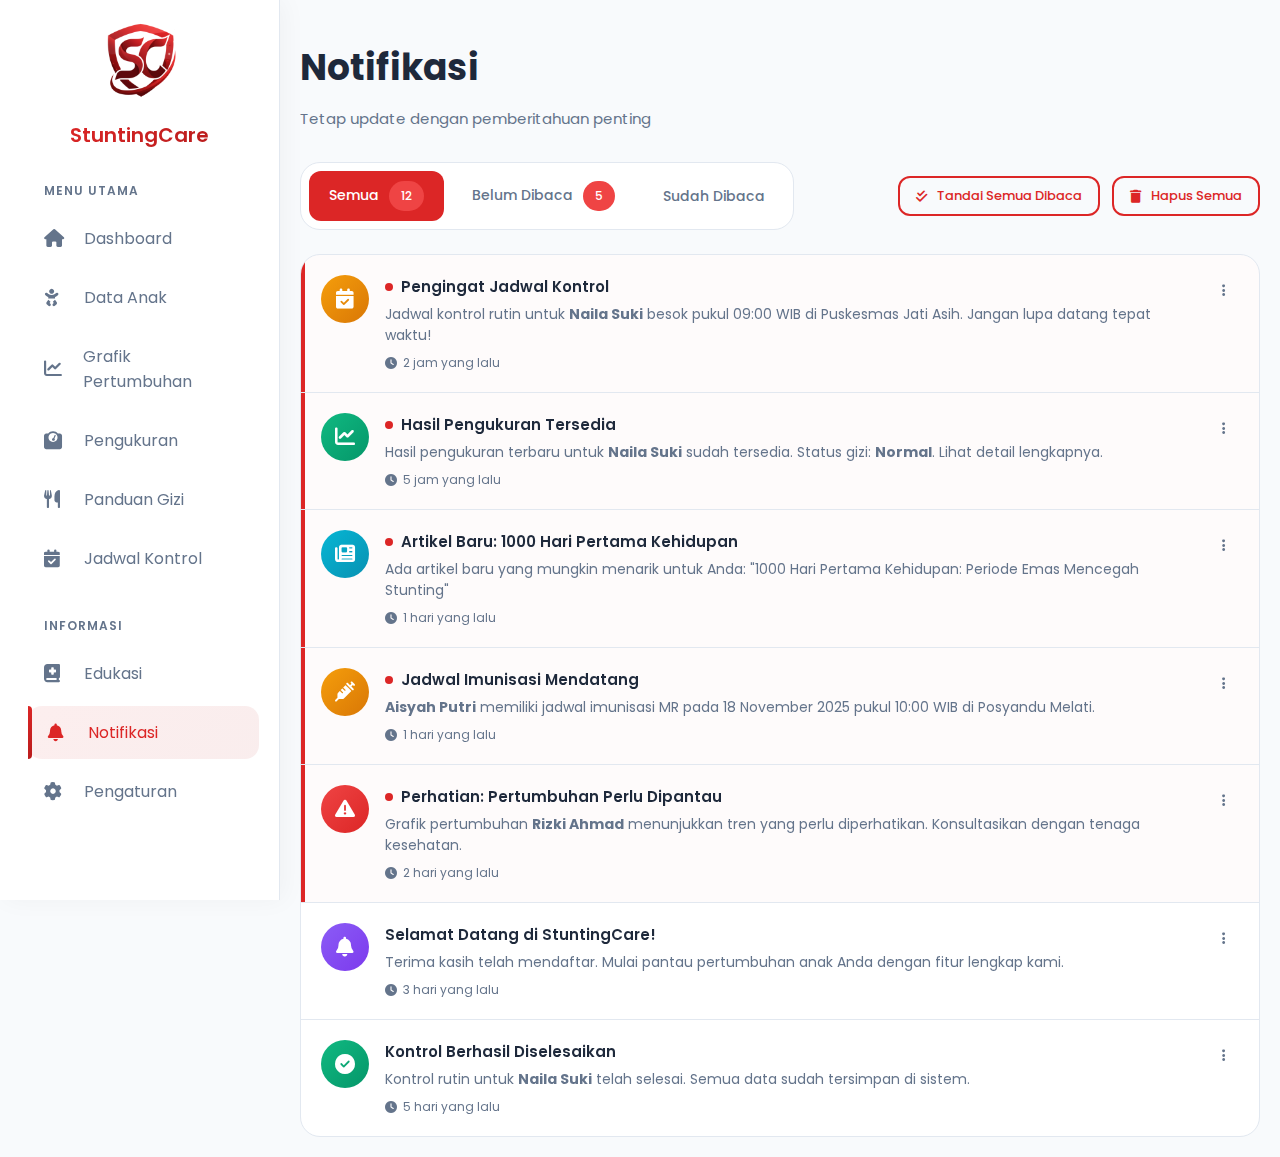
<file: dashboard/notifikasi.html>
<!DOCTYPE html>
<html lang="id">
<head>
    <meta charset="UTF-8">
    <meta name="viewport" content="width=device-width, initial-scale=1.0">
    <title>Notifikasi - StuntingCare</title>
    <link href="https://fonts.googleapis.com/css2?family=Poppins:wght@300;400;500;600;700&display=swap" rel="stylesheet">
    <link rel="stylesheet" href="https://cdnjs.cloudflare.com/ajax/libs/font-awesome/6.4.0/css/all.min.css">
    <link rel="stylesheet" href="../assets/css/style.css">
    <script src="../assets/js/sidebar.js" defer></script>
</head>
<body>
    <header class="mobile-header">
        <div class="mobile-header-left">
            <button class="menu-toggle" onclick="toggleSidebar()">
                <i class="fas fa-bars"></i>
            </button>
            <div class="mobile-logo">
                <div class="icon-box icon-box-primary" style="width: 40px; height: 40px; font-size: 20px;">
                    <i class="fas fa-child"></i>
                </div>
                <h2>StuntingCare</h2>
            </div>
        </div>
        <div class="avatar avatar-md">
            <i class="fas fa-user"></i>
        </div>
    </header>

    <div class="sidebar-overlay" id="sidebarOverlay" onclick="toggleSidebar()"></div>

    <div class="container">
        <div id="sidebar-container"></div>

        <main class="main-content">
            <div class="mb-lg">
                <h1 class="heading-xl mb-sm">Notifikasi</h1>
                <p class="text-md text-gray">Tetap update dengan pemberitahuan penting</p>
            </div>

            <div class="notification-header">
                <div class="notification-tabs">
                    <button class="notification-tab active" data-tab="all">
                        Semua <span class="badge badge-danger" style="margin-left: 6px;">12</span>
                    </button>
                    <button class="notification-tab" data-tab="unread">
                        Belum Dibaca <span class="badge badge-danger" style="margin-left: 6px;">5</span>
                    </button>
                    <button class="notification-tab" data-tab="read">
                        Sudah Dibaca
                    </button>
                </div>

                <div class="notification-actions">
                    <button class="btn btn-outline btn-sm" onclick="markAllAsRead()">
                        <i class="fas fa-check-double"></i>
                        Tandai Semua Dibaca
                    </button>
                    <button class="btn btn-outline btn-sm" onclick="clearAllNotifications()">
                        <i class="fas fa-trash"></i>
                        Hapus Semua
                    </button>
                </div>
            </div>

            <div class="notification-list" id="notificationList">
                <div class="notification-item unread" data-status="unread">
                    <div class="notification-icon-wrapper">
                        <div class="notification-icon reminder">
                            <i class="fas fa-calendar-check"></i>
                        </div>
                    </div>
                    <div class="notification-content">
                        <div class="notification-title">
                            <span class="notification-unread-dot"></span>
                            Pengingat Jadwal Kontrol
                        </div>
                        <p class="notification-message">
                            Jadwal kontrol rutin untuk <strong>Naila Suki</strong> besok pukul 09:00 WIB di Puskesmas Jati Asih. Jangan lupa datang tepat waktu!
                        </p>
                        <div class="notification-time">
                            <i class="fas fa-clock"></i>
                            2 jam yang lalu
                        </div>
                    </div>
                    <div class="notification-menu">
                        <button class="notification-menu-btn" onclick="toggleNotificationMenu(this)">
                            <i class="fas fa-ellipsis-v"></i>
                        </button>
                        <div class="notification-dropdown">
                            <button onclick="markAsRead(this)">
                                <i class="fas fa-check"></i>
                                Tandai Dibaca
                            </button>
                            <button onclick="deleteNotification(this)">
                                <i class="fas fa-trash"></i>
                                Hapus
                            </button>
                        </div>
                    </div>
                </div>

                <div class="notification-item unread" data-status="unread">
                    <div class="notification-icon-wrapper">
                        <div class="notification-icon measurement">
                            <i class="fas fa-chart-line"></i>
                        </div>
                    </div>
                    <div class="notification-content">
                        <div class="notification-title">
                            <span class="notification-unread-dot"></span>
                            Hasil Pengukuran Tersedia
                        </div>
                        <p class="notification-message">
                            Hasil pengukuran terbaru untuk <strong>Naila Suki</strong> sudah tersedia. Status gizi: <strong>Normal</strong>. Lihat detail lengkapnya.
                        </p>
                        <div class="notification-time">
                            <i class="fas fa-clock"></i>
                            5 jam yang lalu
                        </div>
                    </div>
                    <div class="notification-menu">
                        <button class="notification-menu-btn" onclick="toggleNotificationMenu(this)">
                            <i class="fas fa-ellipsis-v"></i>
                        </button>
                        <div class="notification-dropdown">
                            <button onclick="markAsRead(this)">
                                <i class="fas fa-check"></i>
                                Tandai Dibaca
                            </button>
                            <button onclick="deleteNotification(this)">
                                <i class="fas fa-trash"></i>
                                Hapus
                            </button>
                        </div>
                    </div>
                </div>

                <div class="notification-item unread" data-status="unread">
                    <div class="notification-icon-wrapper">
                        <div class="notification-icon article">
                            <i class="fas fa-newspaper"></i>
                        </div>
                    </div>
                    <div class="notification-content">
                        <div class="notification-title">
                            <span class="notification-unread-dot"></span>
                            Artikel Baru: 1000 Hari Pertama Kehidupan
                        </div>
                        <p class="notification-message">
                            Ada artikel baru yang mungkin menarik untuk Anda: "1000 Hari Pertama Kehidupan: Periode Emas Mencegah Stunting"
                        </p>
                        <div class="notification-time">
                            <i class="fas fa-clock"></i>
                            1 hari yang lalu
                        </div>
                    </div>
                    <div class="notification-menu">
                        <button class="notification-menu-btn" onclick="toggleNotificationMenu(this)">
                            <i class="fas fa-ellipsis-v"></i>
                        </button>
                        <div class="notification-dropdown">
                            <button onclick="markAsRead(this)">
                                <i class="fas fa-check"></i>
                                Tandai Dibaca
                            </button>
                            <button onclick="deleteNotification(this)">
                                <i class="fas fa-trash"></i>
                                Hapus
                            </button>
                        </div>
                    </div>
                </div>

                <div class="notification-item unread" data-status="unread">
                    <div class="notification-icon-wrapper">
                        <div class="notification-icon reminder">
                            <i class="fas fa-syringe"></i>
                        </div>
                    </div>
                    <div class="notification-content">
                        <div class="notification-title">
                            <span class="notification-unread-dot"></span>
                            Jadwal Imunisasi Mendatang
                        </div>
                        <p class="notification-message">
                            <strong>Aisyah Putri</strong> memiliki jadwal imunisasi MR pada 18 November 2025 pukul 10:00 WIB di Posyandu Melati.
                        </p>
                        <div class="notification-time">
                            <i class="fas fa-clock"></i>
                            1 hari yang lalu
                        </div>
                    </div>
                    <div class="notification-menu">
                        <button class="notification-menu-btn" onclick="toggleNotificationMenu(this)">
                            <i class="fas fa-ellipsis-v"></i>
                        </button>
                        <div class="notification-dropdown">
                            <button onclick="markAsRead(this)">
                                <i class="fas fa-check"></i>
                                Tandai Dibaca
                            </button>
                            <button onclick="deleteNotification(this)">
                                <i class="fas fa-trash"></i>
                                Hapus
                            </button>
                        </div>
                    </div>
                </div>

                <div class="notification-item unread" data-status="unread">
                    <div class="notification-icon-wrapper">
                        <div class="notification-icon alert">
                            <i class="fas fa-exclamation-triangle"></i>
                        </div>
                    </div>
                    <div class="notification-content">
                        <div class="notification-title">
                            <span class="notification-unread-dot"></span>
                            Perhatian: Pertumbuhan Perlu Dipantau
                        </div>
                        <p class="notification-message">
                            Grafik pertumbuhan <strong>Rizki Ahmad</strong> menunjukkan tren yang perlu diperhatikan. Konsultasikan dengan tenaga kesehatan.
                        </p>
                        <div class="notification-time">
                            <i class="fas fa-clock"></i>
                            2 hari yang lalu
                        </div>
                    </div>
                    <div class="notification-menu">
                        <button class="notification-menu-btn" onclick="toggleNotificationMenu(this)">
                            <i class="fas fa-ellipsis-v"></i>
                        </button>
                        <div class="notification-dropdown">
                            <button onclick="markAsRead(this)">
                                <i class="fas fa-check"></i>
                                Tandai Dibaca
                            </button>
                            <button onclick="deleteNotification(this)">
                                <i class="fas fa-trash"></i>
                                Hapus
                            </button>
                        </div>
                    </div>
                </div>

                <div class="notification-item" data-status="read">
                    <div class="notification-icon-wrapper">
                        <div class="notification-icon system">
                            <i class="fas fa-bell"></i>
                        </div>
                    </div>
                    <div class="notification-content">
                        <div class="notification-title">
                            Selamat Datang di StuntingCare!
                        </div>
                        <p class="notification-message">
                            Terima kasih telah mendaftar. Mulai pantau pertumbuhan anak Anda dengan fitur lengkap kami.
                        </p>
                        <div class="notification-time">
                            <i class="fas fa-clock"></i>
                            3 hari yang lalu
                        </div>
                    </div>
                    <div class="notification-menu">
                        <button class="notification-menu-btn" onclick="toggleNotificationMenu(this)">
                            <i class="fas fa-ellipsis-v"></i>
                        </button>
                        <div class="notification-dropdown">
                            <button onclick="markAsUnread(this)">
                                <i class="fas fa-envelope"></i>
                                Tandai Belum Dibaca
                            </button>
                            <button onclick="deleteNotification(this)">
                                <i class="fas fa-trash"></i>
                                Hapus
                            </button>
                        </div>
                    </div>
                </div>

                <div class="notification-item" data-status="read">
                    <div class="notification-icon-wrapper">
                        <div class="notification-icon measurement">
                            <i class="fas fa-check-circle"></i>
                        </div>
                    </div>
                    <div class="notification-content">
                        <div class="notification-title">
                            Kontrol Berhasil Diselesaikan
                        </div>
                        <p class="notification-message">
                            Kontrol rutin untuk <strong>Naila Suki</strong> telah selesai. Semua data sudah tersimpan di sistem.
                        </p>
                        <div class="notification-time">
                            <i class="fas fa-clock"></i>
                            5 hari yang lalu
                        </div>
                    </div>
                    <div class="notification-menu">
                        <button class="notification-menu-btn" onclick="toggleNotificationMenu(this)">
                            <i class="fas fa-ellipsis-v"></i>
                        </button>
                        <div class="notification-dropdown">
                            <button onclick="markAsUnread(this)">
                                <i class="fas fa-envelope"></i>
                                Tandai Belum Dibaca
                            </button>
                            <button onclick="deleteNotification(this)">
                                <i class="fas fa-trash"></i>
                                Hapus
                            </button>
                        </div>
                    </div>
                </div>
            </div>

            <div class="notification-list" id="emptyState" style="display: none;">
                <div class="empty-notifications">
                    <div class="empty-notifications-icon">
                        <i class="fas fa-bell-slash"></i>
                    </div>
                    <h3>Tidak Ada Notifikasi</h3>
                    <p>Anda sudah membaca semua notifikasi</p>
                </div>
            </div>
        </main>
    </div>

    <script>
        function toggleSidebar() {
            const sidebar = document.getElementById('sidebar');
            const overlay = document.getElementById('sidebarOverlay');
            sidebar.classList.toggle('active');
            overlay.classList.toggle('active');
        }

        function toggleNotificationMenu(btn) {
            const dropdown = btn.nextElementSibling;
            
            document.querySelectorAll('.notification-dropdown').forEach(d => {
                if (d !== dropdown) d.classList.remove('active');
            });
            
            dropdown.classList.toggle('active');
        }

        document.addEventListener('click', function(e) {
            if (!e.target.closest('.notification-menu')) {
                document.querySelectorAll('.notification-dropdown').forEach(d => {
                    d.classList.remove('active');
                });
            }
        });

        function markAsRead(btn) {
            const notificationItem = btn.closest('.notification-item');
            notificationItem.classList.remove('unread');
            notificationItem.setAttribute('data-status', 'read');
            notificationItem.querySelector('.notification-unread-dot')?.remove();
            
            btn.innerHTML = '<i class="fas fa-envelope"></i> Tandai Belum Dibaca';
            btn.onclick = function() { markAsUnread(this); };
            
            btn.closest('.notification-dropdown').classList.remove('active');
            
            updateBadges();
        }

        function markAsUnread(btn) {
            const notificationItem = btn.closest('.notification-item');
            notificationItem.classList.add('unread');
            notificationItem.setAttribute('data-status', 'unread');
            
            const title = notificationItem.querySelector('.notification-title');
            if (!title.querySelector('.notification-unread-dot')) {
                const dot = document.createElement('span');
                dot.className = 'notification-unread-dot';
                title.insertBefore(dot, title.firstChild);
            }
            
            btn.innerHTML = '<i class="fas fa-check"></i> Tandai Dibaca';
            btn.onclick = function() { markAsRead(this); };
            
            btn.closest('.notification-dropdown').classList.remove('active');
            
            updateBadges();
        }

        function deleteNotification(btn) {
            const notificationItem = btn.closest('.notification-item');
            notificationItem.style.opacity = '0';
            notificationItem.style.transform = 'translateX(-20px)';
            setTimeout(() => {
                notificationItem.remove();
                updateBadges();
                checkEmptyState();
            }, 300);
        }

        function markAllAsRead() {
            document.querySelectorAll('.notification-item.unread').forEach(item => {
                item.classList.remove('unread');
                item.setAttribute('data-status', 'read');
                item.querySelector('.notification-unread-dot')?.remove();
            });
            updateBadges();
        }

        function clearAllNotifications() {
            if (confirm('Apakah Anda yakin ingin menghapus semua notifikasi?')) {
                document.querySelectorAll('.notification-item').forEach(item => {
                    item.style.opacity = '0';
                    item.style.transform = 'translateX(-20px)';
                });
                setTimeout(() => {
                    document.querySelectorAll('.notification-item').forEach(item => {
                        item.remove();
                    });
                    updateBadges();
                    checkEmptyState();
                }, 300);
            }
        }

        function updateBadges() {
            const allCount = document.querySelectorAll('.notification-item').length;
            const unreadCount = document.querySelectorAll('.notification-item.unread').length;
            
            const allBadge = document.querySelector('[data-tab="all"] .badge');
            const unreadBadge = document.querySelector('[data-tab="unread"] .badge');
            
            if (allBadge) allBadge.textContent = allCount;
            if (unreadBadge) unreadBadge.textContent = unreadCount;
        }

        function checkEmptyState() {
            const hasNotifications = document.querySelectorAll('.notification-item').length > 0;
            document.getElementById('notificationList').style.display = hasNotifications ? 'block' : 'none';
            document.getElementById('emptyState').style.display = hasNotifications ? 'none' : 'block';
        }

        document.querySelectorAll('.notification-tab').forEach(tab => {
            tab.addEventListener('click', function() {
                document.querySelectorAll('.notification-tab').forEach(t => t.classList.remove('active'));
                this.classList.add('active');
                
                const filter = this.getAttribute('data-tab');
                document.querySelectorAll('.notification-item').forEach(item => {
                    if (filter === 'all') {
                        item.style.display = 'flex';
                    } else {
                        item.style.display = item.getAttribute('data-status') === filter ? 'flex' : 'none';
                    }
                });
            });
        });
    </script>
</body>
</html>
</file>
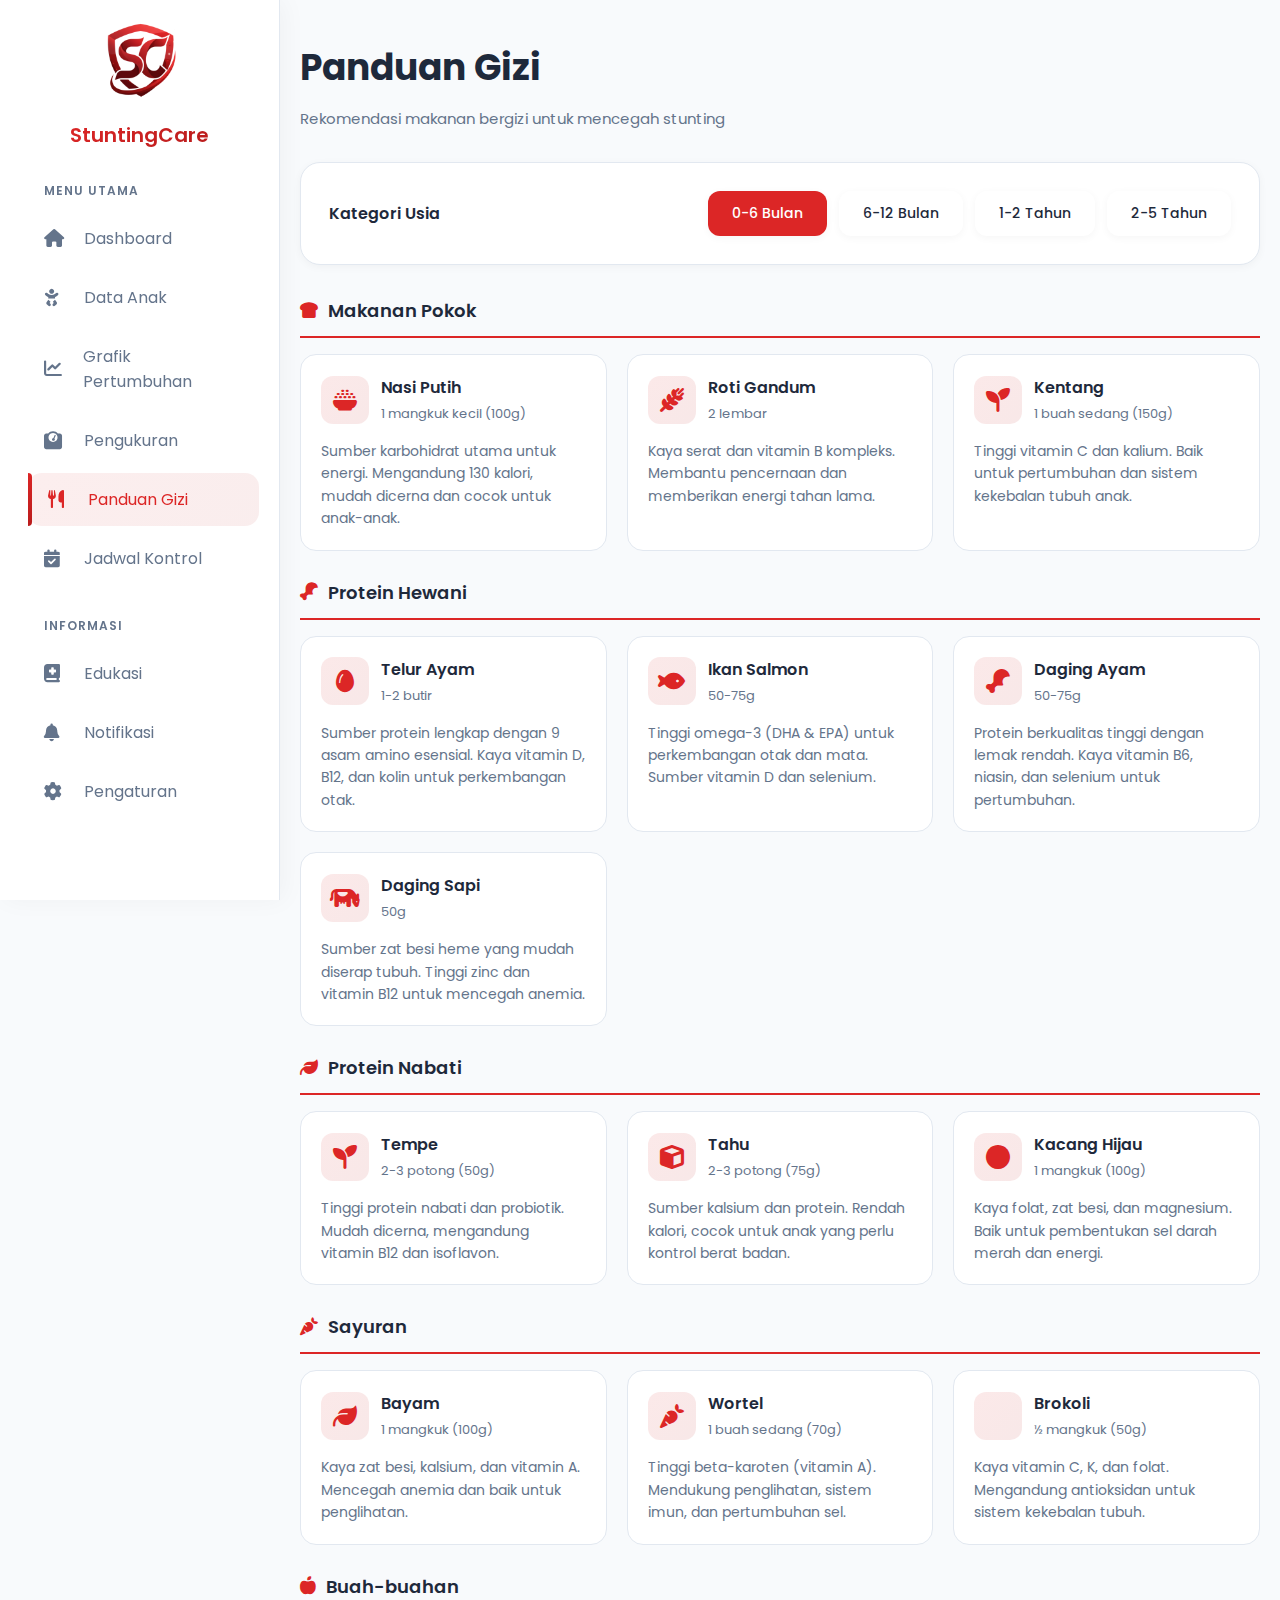
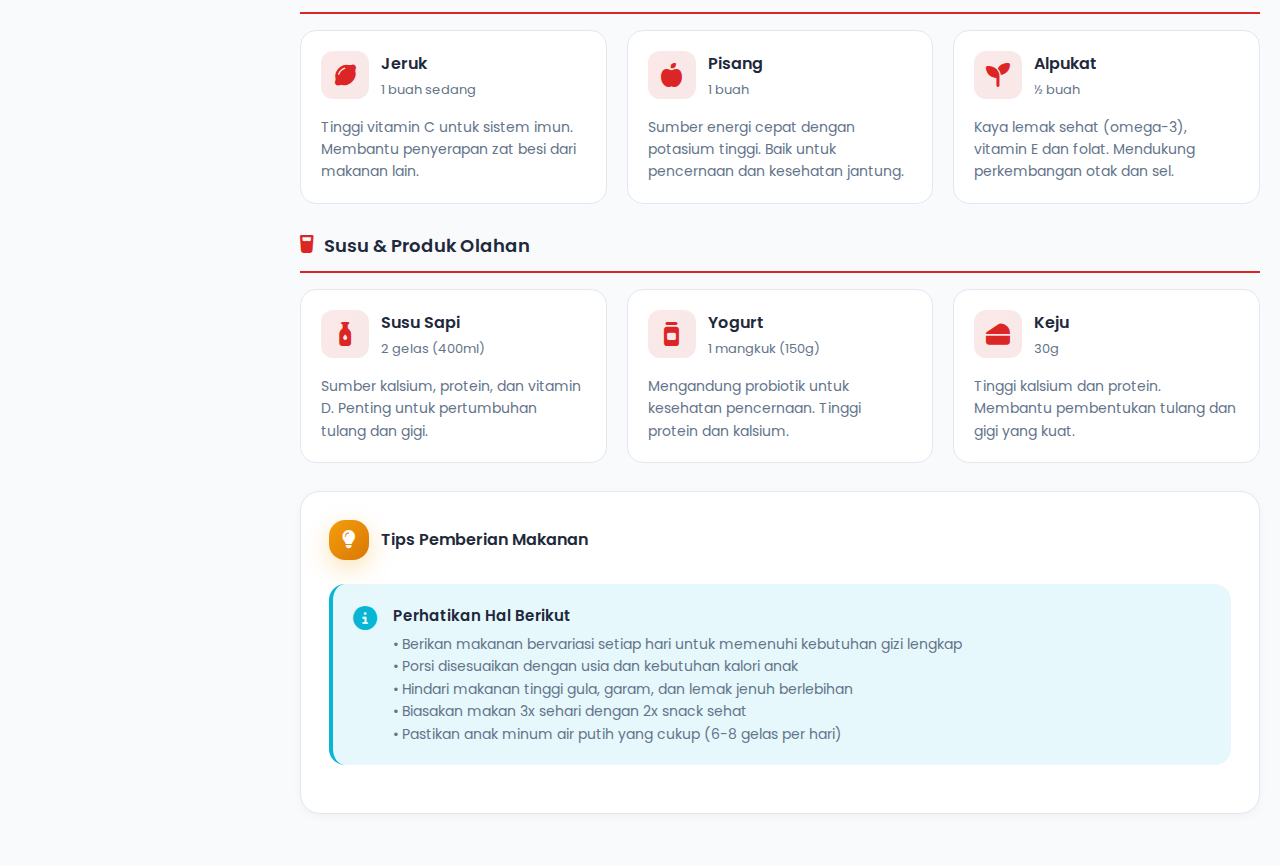
<file: dashboard/panduan_gizi.html>
<!DOCTYPE html>
<html lang="id">
<head>
    <meta charset="UTF-8">
    <meta name="viewport" content="width=device-width, initial-scale=1.0">
    <title>Panduan Gizi - StuntingCare</title>
    <link href="https://fonts.googleapis.com/css2?family=Poppins:wght@300;400;500;600;700&display=swap" rel="stylesheet">
    <link rel="stylesheet" href="https://cdnjs.cloudflare.com/ajax/libs/font-awesome/6.4.0/css/all.min.css">
    <link rel="stylesheet" href="../assets/css/style.css">
    <link rel="stylesheet" href="../assets/css/additional-styles.css">
    <script src="../assets/js/sidebar.js" defer></script>
</head>
<body>
    <header class="mobile-header">
        <div class="mobile-header-left">
            <button class="menu-toggle" onclick="toggleSidebar()">
                <i class="fas fa-bars"></i>
            </button>
            <div class="mobile-logo">
                <div class="icon-box icon-box-primary" style="width: 40px; height: 40px; font-size: 20px;">
                    <i class="fas fa-child"></i>
                </div>
                <h2>StuntingCare</h2>
            </div>
        </div>
        <div class="avatar avatar-md">
            <i class="fas fa-user"></i>
        </div>
    </header>

    <div class="sidebar-overlay" id="sidebarOverlay" onclick="toggleSidebar()"></div>

    <div class="container">
        <div id="sidebar-container"></div>

        <main class="main-content">
            <div class="flex-between mb-lg">
                <div>
                    <h1 class="heading-xl mb-sm">Panduan Gizi</h1>
                    <p class="text-md text-gray">Rekomendasi makanan bergizi untuk mencegah stunting</p>
                </div>
            </div>

            <div class="card mb-lg card-no-hover">
                <div class="flex-between flex-wrap gap-md">
                    <h3 class="heading-sm">Kategori Usia</h3>
                    <div class="flex gap-sm flex-wrap">
                        <button class="btn btn-light active">0-6 Bulan</button>
                        <button class="btn btn-light">6-12 Bulan</button>
                        <button class="btn btn-light">1-2 Tahun</button>
                        <button class="btn btn-light">2-5 Tahun</button>
                    </div>
                </div>
            </div>

            <div class="nutrition-category">
                <h2 class="nutrition-category-title">
                    <i class="fas fa-bread-slice"></i>
                    Makanan Pokok
                </h2>
                <div class="nutrition-grid">
                    <div class="nutrition-card">
                        <div class="nutrition-card-header">
                            <div class="nutrition-icon">
                                <i class="fas fa-bowl-rice"></i>
                            </div>
                            <div>
                                <h4 class="nutrition-name">Nasi Putih</h4>
                                <p class="nutrition-serving">1 mangkuk kecil (100g)</p>
                            </div>
                        </div>
                        <p class="nutrition-benefits">
                            Sumber karbohidrat utama untuk energi. Mengandung 130 kalori, mudah dicerna dan cocok untuk anak-anak.
                        </p>
                    </div>

                    <div class="nutrition-card">
                        <div class="nutrition-card-header">
                            <div class="nutrition-icon">
                                <i class="fas fa-wheat-awn"></i>
                            </div>
                            <div>
                                <h4 class="nutrition-name">Roti Gandum</h4>
                                <p class="nutrition-serving">2 lembar</p>
                            </div>
                        </div>
                        <p class="nutrition-benefits">
                            Kaya serat dan vitamin B kompleks. Membantu pencernaan dan memberikan energi tahan lama.
                        </p>
                    </div>

                    <div class="nutrition-card">
                        <div class="nutrition-card-header">
                            <div class="nutrition-icon">
                                <i class="fas fa-seedling"></i>
                            </div>
                            <div>
                                <h4 class="nutrition-name">Kentang</h4>
                                <p class="nutrition-serving">1 buah sedang (150g)</p>
                            </div>
                        </div>
                        <p class="nutrition-benefits">
                            Tinggi vitamin C dan kalium. Baik untuk pertumbuhan dan sistem kekebalan tubuh anak.
                        </p>
                    </div>
                </div>
            </div>

            <div class="nutrition-category">
                <h2 class="nutrition-category-title">
                    <i class="fas fa-drumstick-bite"></i>
                    Protein Hewani
                </h2>
                <div class="nutrition-grid">
                    <div class="nutrition-card">
                        <div class="nutrition-card-header">
                            <div class="nutrition-icon">
                                <i class="fas fa-egg"></i>
                            </div>
                            <div>
                                <h4 class="nutrition-name">Telur Ayam</h4>
                                <p class="nutrition-serving">1-2 butir</p>
                            </div>
                        </div>
                        <p class="nutrition-benefits">
                            Sumber protein lengkap dengan 9 asam amino esensial. Kaya vitamin D, B12, dan kolin untuk perkembangan otak.
                        </p>
                    </div>

                    <div class="nutrition-card">
                        <div class="nutrition-card-header">
                            <div class="nutrition-icon">
                                <i class="fas fa-fish"></i>
                            </div>
                            <div>
                                <h4 class="nutrition-name">Ikan Salmon</h4>
                                <p class="nutrition-serving">50-75g</p>
                            </div>
                        </div>
                        <p class="nutrition-benefits">
                            Tinggi omega-3 (DHA & EPA) untuk perkembangan otak dan mata. Sumber vitamin D dan selenium.
                        </p>
                    </div>

                    <div class="nutrition-card">
                        <div class="nutrition-card-header">
                            <div class="nutrition-icon">
                                <i class="fas fa-drumstick-bite"></i>
                            </div>
                            <div>
                                <h4 class="nutrition-name">Daging Ayam</h4>
                                <p class="nutrition-serving">50-75g</p>
                            </div>
                        </div>
                        <p class="nutrition-benefits">
                            Protein berkualitas tinggi dengan lemak rendah. Kaya vitamin B6, niasin, dan selenium untuk pertumbuhan.
                        </p>
                    </div>

                    <div class="nutrition-card">
                        <div class="nutrition-card-header">
                            <div class="nutrition-icon">
                                <i class="fas fa-cow"></i>
                            </div>
                            <div>
                                <h4 class="nutrition-name">Daging Sapi</h4>
                                <p class="nutrition-serving">50g</p>
                            </div>
                        </div>
                        <p class="nutrition-benefits">
                            Sumber zat besi heme yang mudah diserap tubuh. Tinggi zinc dan vitamin B12 untuk mencegah anemia.
                        </p>
                    </div>
                </div>
            </div>

            <div class="nutrition-category">
                <h2 class="nutrition-category-title">
                    <i class="fas fa-leaf"></i>
                    Protein Nabati
                </h2>
                <div class="nutrition-grid">
                    <div class="nutrition-card">
                        <div class="nutrition-card-header">
                            <div class="nutrition-icon">
                                <i class="fas fa-seedling"></i>
                            </div>
                            <div>
                                <h4 class="nutrition-name">Tempe</h4>
                                <p class="nutrition-serving">2-3 potong (50g)</p>
                            </div>
                        </div>
                        <p class="nutrition-benefits">
                            Tinggi protein nabati dan probiotik. Mudah dicerna, mengandung vitamin B12 dan isoflavon.
                        </p>
                    </div>

                    <div class="nutrition-card">
                        <div class="nutrition-card-header">
                            <div class="nutrition-icon">
                                <i class="fas fa-cube"></i>
                            </div>
                            <div>
                                <h4 class="nutrition-name">Tahu</h4>
                                <p class="nutrition-serving">2-3 potong (75g)</p>
                            </div>
                        </div>
                        <p class="nutrition-benefits">
                            Sumber kalsium dan protein. Rendah kalori, cocok untuk anak yang perlu kontrol berat badan.
                        </p>
                    </div>

                    <div class="nutrition-card">
                        <div class="nutrition-card-header">
                            <div class="nutrition-icon">
                                <i class="fas fa-circle"></i>
                            </div>
                            <div>
                                <h4 class="nutrition-name">Kacang Hijau</h4>
                                <p class="nutrition-serving">1 mangkuk (100g)</p>
                            </div>
                        </div>
                        <p class="nutrition-benefits">
                            Kaya folat, zat besi, dan magnesium. Baik untuk pembentukan sel darah merah dan energi.
                        </p>
                    </div>
                </div>
            </div>

            <div class="nutrition-category">
                <h2 class="nutrition-category-title">
                    <i class="fas fa-carrot"></i>
                    Sayuran
                </h2>
                <div class="nutrition-grid">
                    <div class="nutrition-card">
                        <div class="nutrition-card-header">
                            <div class="nutrition-icon">
                                <i class="fas fa-leaf"></i>
                            </div>
                            <div>
                                <h4 class="nutrition-name">Bayam</h4>
                                <p class="nutrition-serving">1 mangkuk (100g)</p>
                            </div>
                        </div>
                        <p class="nutrition-benefits">
                            Kaya zat besi, kalsium, dan vitamin A. Mencegah anemia dan baik untuk penglihatan.
                        </p>
                    </div>

                    <div class="nutrition-card">
                        <div class="nutrition-card-header">
                            <div class="nutrition-icon">
                                <i class="fas fa-carrot"></i>
                            </div>
                            <div>
                                <h4 class="nutrition-name">Wortel</h4>
                                <p class="nutrition-serving">1 buah sedang (70g)</p>
                            </div>
                        </div>
                        <p class="nutrition-benefits">
                            Tinggi beta-karoten (vitamin A). Mendukung penglihatan, sistem imun, dan pertumbuhan sel.
                        </p>
                    </div>

                    <div class="nutrition-card">
                        <div class="nutrition-card-header">
                            <div class="nutrition-icon">
                                <i class="fas fa-broccoli"></i>
                            </div>
                            <div>
                                <h4 class="nutrition-name">Brokoli</h4>
                                <p class="nutrition-serving">½ mangkuk (50g)</p>
                            </div>
                        </div>
                        <p class="nutrition-benefits">
                            Kaya vitamin C, K, dan folat. Mengandung antioksidan untuk sistem kekebalan tubuh.
                        </p>
                    </div>
                </div>
            </div>

            <div class="nutrition-category">
                <h2 class="nutrition-category-title">
                    <i class="fas fa-apple-whole"></i>
                    Buah-buahan
                </h2>
                <div class="nutrition-grid">
                    <div class="nutrition-card">
                        <div class="nutrition-card-header">
                            <div class="nutrition-icon">
                                <i class="fas fa-lemon"></i>
                            </div>
                            <div>
                                <h4 class="nutrition-name">Jeruk</h4>
                                <p class="nutrition-serving">1 buah sedang</p>
                            </div>
                        </div>
                        <p class="nutrition-benefits">
                            Tinggi vitamin C untuk sistem imun. Membantu penyerapan zat besi dari makanan lain.
                        </p>
                    </div>

                    <div class="nutrition-card">
                        <div class="nutrition-card-header">
                            <div class="nutrition-icon">
                                <i class="fas fa-apple-whole"></i>
                            </div>
                            <div>
                                <h4 class="nutrition-name">Pisang</h4>
                                <p class="nutrition-serving">1 buah</p>
                            </div>
                        </div>
                        <p class="nutrition-benefits">
                            Sumber energi cepat dengan potasium tinggi. Baik untuk pencernaan dan kesehatan jantung.
                        </p>
                    </div>

                    <div class="nutrition-card">
                        <div class="nutrition-card-header">
                            <div class="nutrition-icon">
                                <i class="fas fa-seedling"></i>
                            </div>
                            <div>
                                <h4 class="nutrition-name">Alpukat</h4>
                                <p class="nutrition-serving">½ buah</p>
                            </div>
                        </div>
                        <p class="nutrition-benefits">
                            Kaya lemak sehat (omega-3), vitamin E dan folat. Mendukung perkembangan otak dan sel.
                        </p>
                    </div>
                </div>
            </div>

            <div class="nutrition-category">
                <h2 class="nutrition-category-title">
                    <i class="fas fa-glass-water"></i>
                    Susu & Produk Olahan
                </h2>
                <div class="nutrition-grid">
                    <div class="nutrition-card">
                        <div class="nutrition-card-header">
                            <div class="nutrition-icon">
                                <i class="fas fa-bottle-droplet"></i>
                            </div>
                            <div>
                                <h4 class="nutrition-name">Susu Sapi</h4>
                                <p class="nutrition-serving">2 gelas (400ml)</p>
                            </div>
                        </div>
                        <p class="nutrition-benefits">
                            Sumber kalsium, protein, dan vitamin D. Penting untuk pertumbuhan tulang dan gigi.
                        </p>
                    </div>

                    <div class="nutrition-card">
                        <div class="nutrition-card-header">
                            <div class="nutrition-icon">
                                <i class="fas fa-jar"></i>
                            </div>
                            <div>
                                <h4 class="nutrition-name">Yogurt</h4>
                                <p class="nutrition-serving">1 mangkuk (150g)</p>
                            </div>
                        </div>
                        <p class="nutrition-benefits">
                            Mengandung probiotik untuk kesehatan pencernaan. Tinggi protein dan kalsium.
                        </p>
                    </div>

                    <div class="nutrition-card">
                        <div class="nutrition-card-header">
                            <div class="nutrition-icon">
                                <i class="fas fa-cheese"></i>
                            </div>
                            <div>
                                <h4 class="nutrition-name">Keju</h4>
                                <p class="nutrition-serving">30g</p>
                            </div>
                        </div>
                        <p class="nutrition-benefits">
                            Tinggi kalsium dan protein. Membantu pembentukan tulang dan gigi yang kuat.
                        </p>
                    </div>
                </div>
            </div>

            <div class="card mb-lg card-no-hover">
                <div class="card-header">
                    <div class="icon-box icon-box-sm icon-box-warning">
                        <i class="fas fa-lightbulb"></i>
                    </div>
                    <h3 class="heading-sm">Tips Pemberian Makanan</h3>
                </div>
                <div class="info-box info-box-info">
                    <i class="fas fa-info-circle info-box-icon"></i>
                    <div class="info-box-content">
                        <h4>Perhatikan Hal Berikut</h4>
                        <p>
                            • Berikan makanan bervariasi setiap hari untuk memenuhi kebutuhan gizi lengkap<br>
                            • Porsi disesuaikan dengan usia dan kebutuhan kalori anak<br>
                            • Hindari makanan tinggi gula, garam, dan lemak jenuh berlebihan<br>
                            • Biasakan makan 3x sehari dengan 2x snack sehat<br>
                            • Pastikan anak minum air putih yang cukup (6-8 gelas per hari)
                        </p>
                    </div>
                </div>
            </div>
        </main>
    </div>

    <script>
        function toggleSidebar() {
            const sidebar = document.getElementById('sidebar');
            const overlay = document.getElementById('sidebarOverlay');
            sidebar.classList.toggle('active');
            overlay.classList.toggle('active');
        }

        document.querySelectorAll('.btn-light').forEach(btn => {
            btn.addEventListener('click', function() {
                document.querySelectorAll('.btn-light').forEach(b => b.classList.remove('active'));
                this.classList.add('active');
            });
        });
    </script>
</body>
</html>
</file>
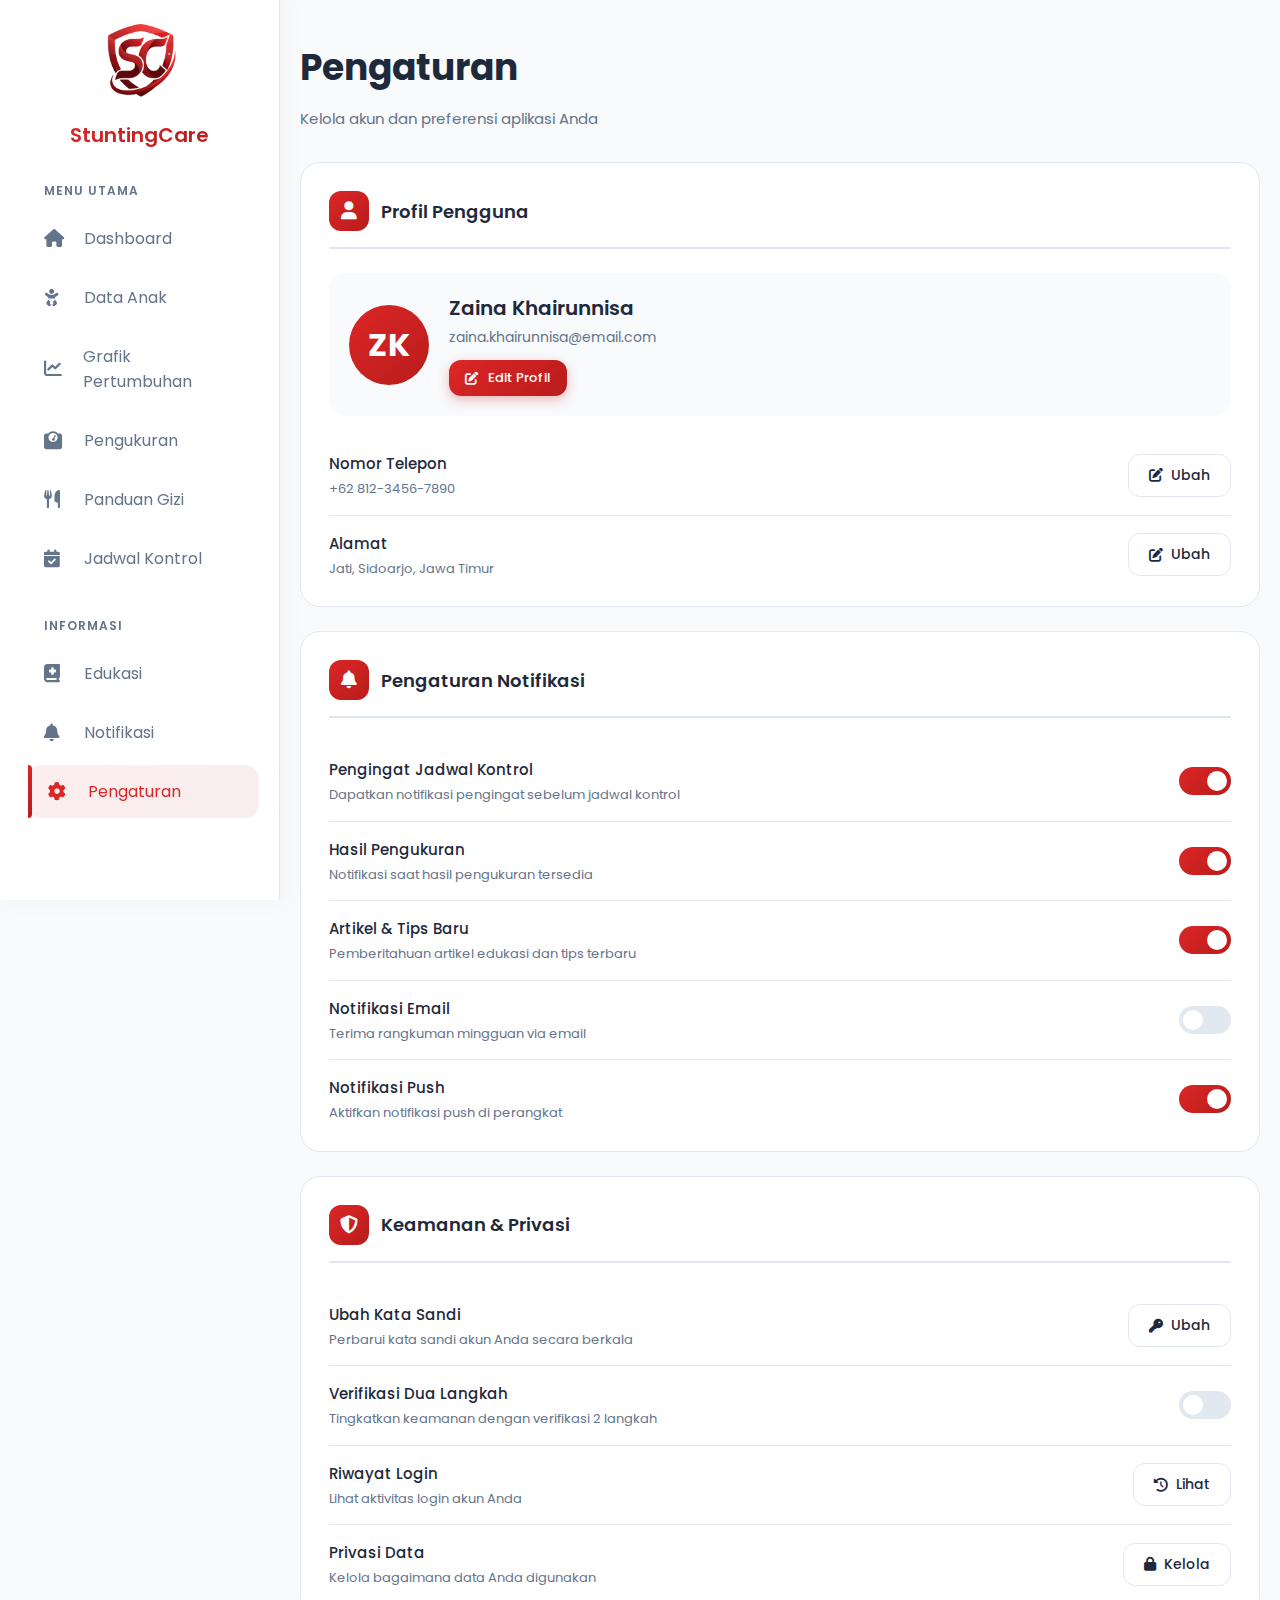
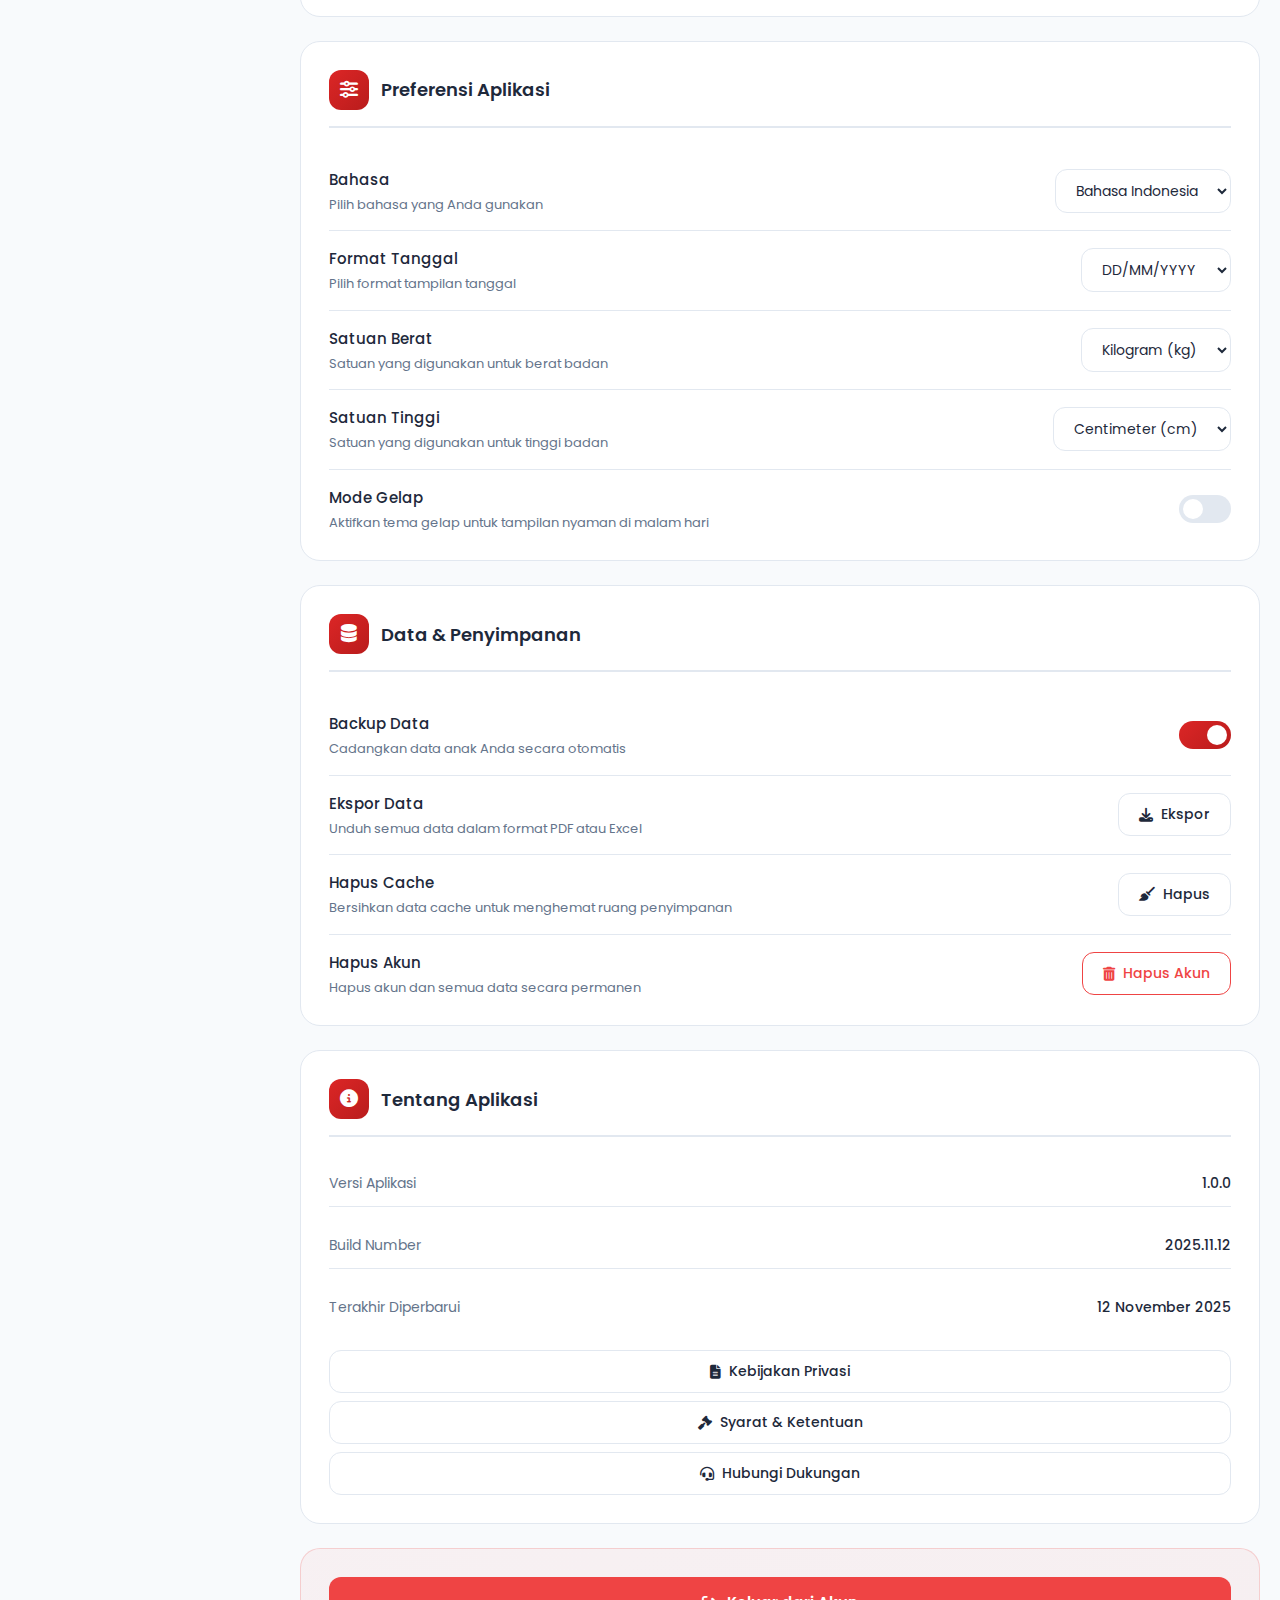
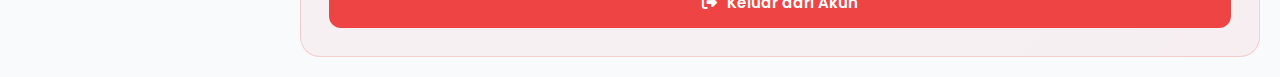
<file: dashboard/pengaturan.html>
<!DOCTYPE html>
<html lang="id">
<head>
    <meta charset="UTF-8">
    <meta name="viewport" content="width=device-width, initial-scale=1.0">
    <title>Pengaturan - StuntingCare</title>
    <link href="https://fonts.googleapis.com/css2?family=Poppins:wght@300;400;500;600;700&display=swap" rel="stylesheet">
    <link rel="stylesheet" href="https://cdnjs.cloudflare.com/ajax/libs/font-awesome/6.4.0/css/all.min.css">
    <link rel="stylesheet" href="../assets/css/style.css">

    <script src="../assets/js/sidebar.js" defer></script>
</head>
<body>
    <header class="mobile-header">
        <div class="mobile-header-left">
            <button class="menu-toggle" onclick="toggleSidebar()">
                <i class="fas fa-bars"></i>
            </button>
            <div class="mobile-logo">
                <div class="icon-box icon-box-primary" style="width: 40px; height: 40px; font-size: 20px;">
                    <i class="fas fa-child"></i>
                </div>
                <h2>StuntingCare</h2>
            </div>
        </div>
        <div class="avatar avatar-md">
            <i class="fas fa-user"></i>
        </div>
    </header>

    <div class="sidebar-overlay" id="sidebarOverlay" onclick="toggleSidebar()"></div>

    <div class="container">
        <div id="sidebar-container"></div>

        <main class="main-content">
            <div class="mb-lg">
                <h1 class="heading-xl mb-sm">Pengaturan</h1>
                <p class="text-md text-gray">Kelola akun dan preferensi aplikasi Anda</p>
            </div>

            <div class="settings-grid">
                <div class="settings-section">
                    <div class="settings-section-header">
                        <div class="settings-section-icon">
                            <i class="fas fa-user"></i>
                        </div>
                        <h2 class="settings-section-title">Profil Pengguna</h2>
                    </div>

                    <div class="profile-display">
                        <div class="profile-avatar-large">ZK</div>
                        <div class="profile-info">
                            <div class="profile-name">Zaina Khairunnisa</div>
                            <div class="profile-email">zaina.khairunnisa@email.com</div>
                            <button class="btn btn-sm btn-primary" onclick="openModal('editProfileModal')">
                                <i class="fas fa-edit"></i>
                                Edit Profil
                            </button>
                        </div>
                    </div>

                    <div class="settings-item">
                        <div class="settings-item-info">
                            <div class="settings-item-label">Nomor Telepon</div>
                            <div class="settings-item-description">+62 812-3456-7890</div>
                        </div>
                        <button class="settings-action-btn">
                            <i class="fas fa-edit"></i>
                            Ubah
                        </button>
                    </div>

                    <div class="settings-item">
                        <div class="settings-item-info">
                            <div class="settings-item-label">Alamat</div>
                            <div class="settings-item-description">Jati, Sidoarjo, Jawa Timur</div>
                        </div>
                        <button class="settings-action-btn">
                            <i class="fas fa-edit"></i>
                            Ubah
                        </button>
                    </div>
                </div>

                <div class="settings-section">
                    <div class="settings-section-header">
                        <div class="settings-section-icon">
                            <i class="fas fa-bell"></i>
                        </div>
                        <h2 class="settings-section-title">Pengaturan Notifikasi</h2>
                    </div>

                    <div class="settings-item">
                        <div class="settings-item-info">
                            <div class="settings-item-label">Pengingat Jadwal Kontrol</div>
                            <div class="settings-item-description">
                                Dapatkan notifikasi pengingat sebelum jadwal kontrol
                            </div>
                        </div>
                        <label class="toggle-switch">
                            <input type="checkbox" checked>
                            <span class="toggle-slider"></span>
                        </label>
                    </div>

                    <div class="settings-item">
                        <div class="settings-item-info">
                            <div class="settings-item-label">Hasil Pengukuran</div>
                            <div class="settings-item-description">
                                Notifikasi saat hasil pengukuran tersedia
                            </div>
                        </div>
                        <label class="toggle-switch">
                            <input type="checkbox" checked>
                            <span class="toggle-slider"></span>
                        </label>
                    </div>

                    <div class="settings-item">
                        <div class="settings-item-info">
                            <div class="settings-item-label">Artikel & Tips Baru</div>
                            <div class="settings-item-description">
                                Pemberitahuan artikel edukasi dan tips terbaru
                            </div>
                        </div>
                        <label class="toggle-switch">
                            <input type="checkbox" checked>
                            <span class="toggle-slider"></span>
                        </label>
                    </div>

                    <div class="settings-item">
                        <div class="settings-item-info">
                            <div class="settings-item-label">Notifikasi Email</div>
                            <div class="settings-item-description">
                                Terima rangkuman mingguan via email
                            </div>
                        </div>
                        <label class="toggle-switch">
                            <input type="checkbox">
                            <span class="toggle-slider"></span>
                        </label>
                    </div>

                    <div class="settings-item">
                        <div class="settings-item-info">
                            <div class="settings-item-label">Notifikasi Push</div>
                            <div class="settings-item-description">
                                Aktifkan notifikasi push di perangkat
                            </div>
                        </div>
                        <label class="toggle-switch">
                            <input type="checkbox" checked>
                            <span class="toggle-slider"></span>
                        </label>
                    </div>
                </div>

                <div class="settings-section">
                    <div class="settings-section-header">
                        <div class="settings-section-icon">
                            <i class="fas fa-shield-alt"></i>
                        </div>
                        <h2 class="settings-section-title">Keamanan & Privasi</h2>
                    </div>

                    <div class="settings-item">
                        <div class="settings-item-info">
                            <div class="settings-item-label">Ubah Kata Sandi</div>
                            <div class="settings-item-description">
                                Perbarui kata sandi akun Anda secara berkala
                            </div>
                        </div>
                        <button class="settings-action-btn" onclick="openModal('changePasswordModal')">
                            <i class="fas fa-key"></i>
                            Ubah
                        </button>
                    </div>

                    <div class="settings-item">
                        <div class="settings-item-info">
                            <div class="settings-item-label">Verifikasi Dua Langkah</div>
                            <div class="settings-item-description">
                                Tingkatkan keamanan dengan verifikasi 2 langkah
                            </div>
                        </div>
                        <label class="toggle-switch">
                            <input type="checkbox">
                            <span class="toggle-slider"></span>
                        </label>
                    </div>

                    <div class="settings-item">
                        <div class="settings-item-info">
                            <div class="settings-item-label">Riwayat Login</div>
                            <div class="settings-item-description">
                                Lihat aktivitas login akun Anda
                            </div>
                        </div>
                        <button class="settings-action-btn">
                            <i class="fas fa-history"></i>
                            Lihat
                        </button>
                    </div>

                    <div class="settings-item">
                        <div class="settings-item-info">
                            <div class="settings-item-label">Privasi Data</div>
                            <div class="settings-item-description">
                                Kelola bagaimana data Anda digunakan
                            </div>
                        </div>
                        <button class="settings-action-btn">
                            <i class="fas fa-lock"></i>
                            Kelola
                        </button>
                    </div>
                </div>

                <div class="settings-section">
                    <div class="settings-section-header">
                        <div class="settings-section-icon">
                            <i class="fas fa-sliders-h"></i>
                        </div>
                        <h2 class="settings-section-title">Preferensi Aplikasi</h2>
                    </div>

                    <div class="settings-item">
                        <div class="settings-item-info">
                            <div class="settings-item-label">Bahasa</div>
                            <div class="settings-item-description">
                                Pilih bahasa yang Anda gunakan
                            </div>
                        </div>
                        <select class="settings-select">
                            <option value="id" selected>Bahasa Indonesia</option>
                            <option value="en">English</option>
                            <option value="jv">Basa Jawa</option>
                        </select>
                    </div>

                    <div class="settings-item">
                        <div class="settings-item-info">
                            <div class="settings-item-label">Format Tanggal</div>
                            <div class="settings-item-description">
                                Pilih format tampilan tanggal
                            </div>
                        </div>
                        <select class="settings-select">
                            <option value="dd/mm/yyyy" selected>DD/MM/YYYY</option>
                            <option value="mm/dd/yyyy">MM/DD/YYYY</option>
                            <option value="yyyy-mm-dd">YYYY-MM-DD</option>
                        </select>
                    </div>

                    <div class="settings-item">
                        <div class="settings-item-info">
                            <div class="settings-item-label">Satuan Berat</div>
                            <div class="settings-item-description">
                                Satuan yang digunakan untuk berat badan
                            </div>
                        </div>
                        <select class="settings-select">
                            <option value="kg" selected>Kilogram (kg)</option>
                            <option value="lb">Pound (lb)</option>
                        </select>
                    </div>

                    <div class="settings-item">
                        <div class="settings-item-info">
                            <div class="settings-item-label">Satuan Tinggi</div>
                            <div class="settings-item-description">
                                Satuan yang digunakan untuk tinggi badan
                            </div>
                        </div>
                        <select class="settings-select">
                            <option value="cm" selected>Centimeter (cm)</option>
                            <option value="in">Inch (in)</option>
                        </select>
                    </div>

                    <div class="settings-item">
                        <div class="settings-item-info">
                            <div class="settings-item-label">Mode Gelap</div>
                            <div class="settings-item-description">
                                Aktifkan tema gelap untuk tampilan nyaman di malam hari
                            </div>
                        </div>
                        <label class="toggle-switch">
                            <input type="checkbox">
                            <span class="toggle-slider"></span>
                        </label>
                    </div>
                </div>

                <div class="settings-section">
                    <div class="settings-section-header">
                        <div class="settings-section-icon">
                            <i class="fas fa-database"></i>
                        </div>
                        <h2 class="settings-section-title">Data & Penyimpanan</h2>
                    </div>

                    <div class="settings-item">
                        <div class="settings-item-info">
                            <div class="settings-item-label">Backup Data</div>
                            <div class="settings-item-description">
                                Cadangkan data anak Anda secara otomatis
                            </div>
                        </div>
                        <label class="toggle-switch">
                            <input type="checkbox" checked>
                            <span class="toggle-slider"></span>
                        </label>
                    </div>

                    <div class="settings-item">
                        <div class="settings-item-info">
                            <div class="settings-item-label">Ekspor Data</div>
                            <div class="settings-item-description">
                                Unduh semua data dalam format PDF atau Excel
                            </div>
                        </div>
                        <button class="settings-action-btn">
                            <i class="fas fa-download"></i>
                            Ekspor
                        </button>
                    </div>

                    <div class="settings-item">
                        <div class="settings-item-info">
                            <div class="settings-item-label">Hapus Cache</div>
                            <div class="settings-item-description">
                                Bersihkan data cache untuk menghemat ruang penyimpanan
                            </div>
                        </div>
                        <button class="settings-action-btn">
                            <i class="fas fa-broom"></i>
                            Hapus
                        </button>
                    </div>

                    <div class="settings-item">
                        <div class="settings-item-info">
                            <div class="settings-item-label">Hapus Akun</div>
                            <div class="settings-item-description">
                                Hapus akun dan semua data secara permanen
                            </div>
                        </div>
                        <button class="settings-action-btn danger" onclick="confirmDeleteAccount()">
                            <i class="fas fa-trash-alt"></i>
                            Hapus Akun
                        </button>
                    </div>
                </div>

                <div class="settings-section">
                    <div class="settings-section-header">
                        <div class="settings-section-icon">
                            <i class="fas fa-info-circle"></i>
                        </div>
                        <h2 class="settings-section-title">Tentang Aplikasi</h2>
                    </div>

                    <div class="about-info">
                        <div class="about-item">
                            <span class="about-label">Versi Aplikasi</span>
                            <span class="about-value">1.0.0</span>
                        </div>
                        <div class="about-item">
                            <span class="about-label">Build Number</span>
                            <span class="about-value">2025.11.12</span>
                        </div>
                        <div class="about-item">
                            <span class="about-label">Terakhir Diperbarui</span>
                            <span class="about-value">12 November 2025</span>
                        </div>
                    </div>

                    <div style="margin-top: 20px;">
                        <button class="settings-action-btn" style="width: 100%; justify-content: center; margin-bottom: 8px;">
                            <i class="fas fa-file-alt"></i>
                            Kebijakan Privasi
                        </button>
                        <button class="settings-action-btn" style="width: 100%; justify-content: center; margin-bottom: 8px;">
                            <i class="fas fa-gavel"></i>
                            Syarat & Ketentuan
                        </button>
                        <button class="settings-action-btn" style="width: 100%; justify-content: center;">
                            <i class="fas fa-headset"></i>
                            Hubungi Dukungan
                        </button>
                    </div>
                </div>

                <div class="settings-section logout-section">
                    <button class="logout-btn" onclick="confirmLogout()">
                        <i class="fas fa-sign-out-alt"></i>
                        Keluar dari Akun
                    </button>
                </div>
            </div>
        </main>
    </div>

    <div class="modal" id="editProfileModal">
        <div class="modal-content">
            <div class="modal-header">
                <h3 class="heading-md">Edit Profil</h3>
                <button class="modal-close" onclick="closeModal('editProfileModal')">
                    <i class="fas fa-times"></i>
                </button>
            </div>
            <div class="modal-body">
                <div class="form-group">
                    <label class="form-label">Nama Lengkap</label>
                    <input type="text" class="form-input" value="Zaina Khairunnisa">
                </div>
                <div class="form-group">
                    <label class="form-label">Email</label>
                    <input type="email" class="form-input" value="zaina.khairunnisa@email.com">
                </div>
                <div class="form-group">
                    <label class="form-label">Nomor Telepon</label>
                    <input type="tel" class="form-input" value="+62 812-3456-7890">
                </div>
                <div class="form-group">
                    <label class="form-label">Alamat</label>
                    <textarea class="form-textarea">Jati, Sidoarjo, Jawa Timur</textarea>
                </div>
            </div>
            <div class="modal-footer">
                <button class="btn btn-secondary" onclick="closeModal('editProfileModal')">Batal</button>
                <button class="btn btn-primary">
                    <i class="fas fa-save"></i>
                    Simpan Perubahan
                </button>
            </div>
        </div>
    </div>

    <div class="modal" id="changePasswordModal">
        <div class="modal-content">
            <div class="modal-header">
                <h3 class="heading-md">Ubah Kata Sandi</h3>
                <button class="modal-close" onclick="closeModal('changePasswordModal')">
                    <i class="fas fa-times"></i>
                </button>
            </div>
            <div class="modal-body">
                <div class="form-group">
                    <label class="form-label">Kata Sandi Lama</label>
                    <input type="password" class="form-input" placeholder="Masukkan kata sandi lama">
                </div>
                <div class="form-group">
                    <label class="form-label">Kata Sandi Baru</label>
                    <input type="password" class="form-input" placeholder="Masukkan kata sandi baru">
                </div>
                <div class="form-group">
                    <label class="form-label">Konfirmasi Kata Sandi Baru</label>
                    <input type="password" class="form-input" placeholder="Konfirmasi kata sandi baru">
                </div>
                <div class="info-box info-box-info" style="margin-top: 16px;">
                    <i class="fas fa-info-circle info-box-icon"></i>
                    <div class="info-box-content">
                        <p style="font-size: 13px; margin: 0;">
                            Kata sandi harus minimal 8 karakter dan mengandung kombinasi huruf, angka, dan simbol.
                        </p>
                    </div>
                </div>
            </div>
            <div class="modal-footer">
                <button class="btn btn-secondary" onclick="closeModal('changePasswordModal')">Batal</button>
                <button class="btn btn-primary">
                    <i class="fas fa-key"></i>
                    Ubah Kata Sandi
                </button>
            </div>
        </div>
    </div>

    <script>
        function toggleSidebar() {
            const sidebar = document.getElementById('sidebar');
            const overlay = document.getElementById('sidebarOverlay');
            sidebar.classList.toggle('active');
            overlay.classList.toggle('active');
        }

        function openModal(modalId) {
            document.getElementById(modalId).classList.add('active');
            document.body.style.overflow = 'hidden';
        }

        function closeModal(modalId) {
            document.getElementById(modalId).classList.remove('active');
            document.body.style.overflow = 'auto';
        }

        document.querySelectorAll('.modal').forEach(modal => {
            modal.addEventListener('click', function(e) {
                if (e.target === this) {
                    closeModal(this.id);
                }
            });
        });

        function confirmLogout() {
            if (confirm('Apakah Anda yakin ingin keluar dari akun?')) {
                window.location.href = 'login.html';
            }
        }

        function confirmDeleteAccount() {
            if (confirm('PERINGATAN: Tindakan ini akan menghapus akun dan semua data Anda secara permanen. Apakah Anda yakin ingin melanjutkan?')) {
                if (confirm('Konfirmasi sekali lagi. Apakah Anda benar-benar yakin ingin menghapus akun?')) {
                    alert('Akun Anda telah dihapus.');
                    window.location.href = 'login.html';
                }
            }
        }
    </script>
</body>
</html>
</file>
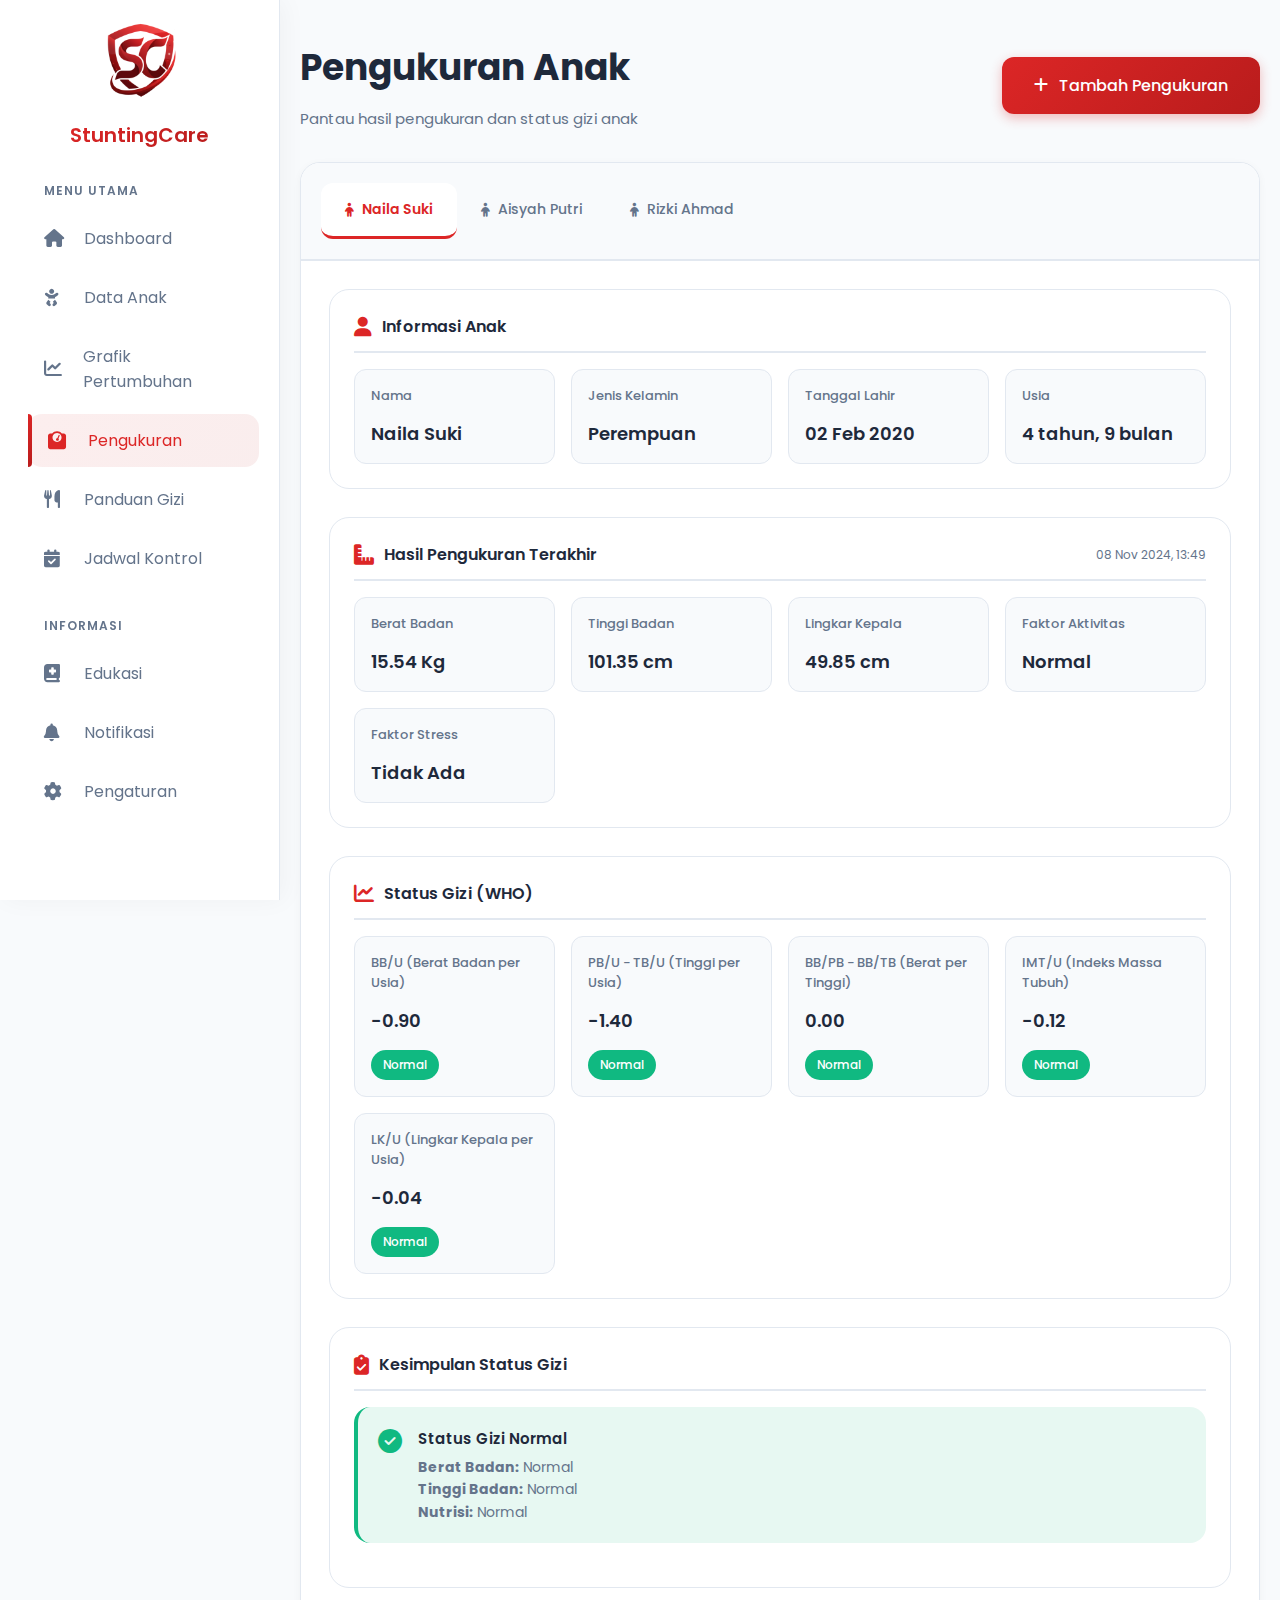
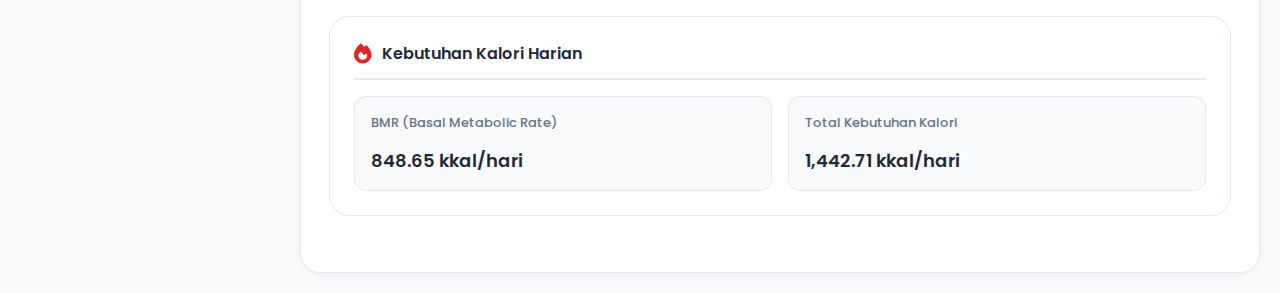
<file: dashboard/pengukuran.html>
<!DOCTYPE html>
<html lang="id">
<head>
    <meta charset="UTF-8">
    <meta name="viewport" content="width=device-width, initial-scale=1.0">
    <title>Pengukuran - StuntingCare</title>
    <link href="https://fonts.googleapis.com/css2?family=Poppins:wght@300;400;500;600;700&display=swap" rel="stylesheet">
    <link rel="stylesheet" href="https://cdnjs.cloudflare.com/ajax/libs/font-awesome/6.4.0/css/all.min.css">
    <link rel="stylesheet" href="../assets/css/style.css">
    <link rel="stylesheet" href="../assets/css/additional-styles.css">
    <script src="../assets/js/sidebar.js" defer></script>
</head>
<body>
    <header class="mobile-header">
        <div class="mobile-header-left">
            <button class="menu-toggle" onclick="toggleSidebar()">
                <i class="fas fa-bars"></i>
            </button>
            <div class="mobile-logo">
                <div class="icon-box icon-box-primary" style="width: 40px; height: 40px; font-size: 20px;">
                    <i class="fas fa-child"></i>
                </div>
                <h2>StuntingCare</h2>
            </div>
        </div>
        <div class="avatar avatar-md">
            <i class="fas fa-user"></i>
        </div>
    </header>

    <div class="sidebar-overlay" id="sidebarOverlay" onclick="toggleSidebar()"></div>

    <div class="container">
        <div id="sidebar-container"></div>

        <main class="main-content">
            <div class="flex-between mb-lg">
                <div>
                    <h1 class="heading-xl mb-sm">Pengukuran Anak</h1>
                    <p class="text-md text-gray">Pantau hasil pengukuran dan status gizi anak</p>
                </div>
                <button class="btn btn-primary btn-lg" onclick="openModal('addMeasurementModal')">
                    <i class="fas fa-plus"></i>
                    Tambah Pengukuran
                </button>
            </div>

            <div class="tab-container card-no-hover">
                <div class="tab-nav">
                    <button class="tab-button active" onclick="switchTab('naila')">
                        <i class="fas fa-child"></i> Naila Suki
                    </button>
                    <button class="tab-button" onclick="switchTab('aisyah')">
                        <i class="fas fa-child"></i> Aisyah Putri
                    </button>
                    <button class="tab-button" onclick="switchTab('rizki')">
                        <i class="fas fa-child"></i> Rizki Ahmad
                    </button>
                </div>

                <div id="naila-tab" class="tab-content active">
                    <div class="result-section">
                        <h3 class="result-section-title">
                            <i class="fas fa-user"></i>
                            Informasi Anak
                        </h3>
                        <div class="result-grid">
                            <div class="result-item">
                                <div class="result-label">Nama</div>
                                <div class="result-value">Naila Suki</div>
                            </div>
                            <div class="result-item">
                                <div class="result-label">Jenis Kelamin</div>
                                <div class="result-value">Perempuan</div>
                            </div>
                            <div class="result-item">
                                <div class="result-label">Tanggal Lahir</div>
                                <div class="result-value">02 Feb 2020</div>
                            </div>
                            <div class="result-item">
                                <div class="result-label">Usia</div>
                                <div class="result-value">4 tahun, 9 bulan</div>
                            </div>
                        </div>
                    </div>

                    <div class="result-section">
                        <h3 class="result-section-title">
                            <i class="fas fa-ruler-combined"></i>
                            Hasil Pengukuran Terakhir
                            <span class="text-xs text-gray" style="font-weight: normal; margin-left: auto;">08 Nov 2024, 13:49</span>
                        </h3>
                        <div class="result-grid">
                            <div class="result-item">
                                <div class="result-label">Berat Badan</div>
                                <div class="result-value">15.54 Kg</div>
                            </div>
                            <div class="result-item">
                                <div class="result-label">Tinggi Badan</div>
                                <div class="result-value">101.35 cm</div>
                            </div>
                            <div class="result-item">
                                <div class="result-label">Lingkar Kepala</div>
                                <div class="result-value">49.85 cm</div>
                            </div>
                            <div class="result-item">
                                <div class="result-label">Faktor Aktivitas</div>
                                <div class="result-value">Normal</div>
                            </div>
                            <div class="result-item">
                                <div class="result-label">Faktor Stress</div>
                                <div class="result-value">Tidak Ada</div>
                            </div>
                        </div>
                    </div>

                    <div class="result-section">
                        <h3 class="result-section-title">
                            <i class="fas fa-chart-line"></i>
                            Status Gizi (WHO)
                        </h3>
                        <div class="result-grid">
                            <div class="result-item">
                                <div class="result-label">BB/U (Berat Badan per Usia)</div>
                                <div class="result-value">-0.90</div>
                                <div class="result-status normal">Normal</div>
                            </div>
                            <div class="result-item">
                                <div class="result-label">PB/U - TB/U (Tinggi per Usia)</div>
                                <div class="result-value">-1.40</div>
                                <div class="result-status normal">Normal</div>
                            </div>
                            <div class="result-item">
                                <div class="result-label">BB/PB - BB/TB (Berat per Tinggi)</div>
                                <div class="result-value">0.00</div>
                                <div class="result-status normal">Normal</div>
                            </div>
                            <div class="result-item">
                                <div class="result-label">IMT/U (Indeks Massa Tubuh)</div>
                                <div class="result-value">-0.12</div>
                                <div class="result-status normal">Normal</div>
                            </div>
                            <div class="result-item">
                                <div class="result-label">LK/U (Lingkar Kepala per Usia)</div>
                                <div class="result-value">-0.04</div>
                                <div class="result-status normal">Normal</div>
                            </div>
                        </div>
                    </div>

                    <div class="result-section">
                        <h3 class="result-section-title">
                            <i class="fas fa-clipboard-check"></i>
                            Kesimpulan Status Gizi
                        </h3>
                        <div class="info-box info-box-success">
                            <i class="fas fa-check-circle info-box-icon"></i>
                            <div class="info-box-content">
                                <h4>Status Gizi Normal</h4>
                                <p>
                                    <strong>Berat Badan:</strong> Normal<br>
                                    <strong>Tinggi Badan:</strong> Normal<br>
                                    <strong>Nutrisi:</strong> Normal
                                </p>
                            </div>
                        </div>
                    </div>

                    <div class="result-section">
                        <h3 class="result-section-title">
                            <i class="fas fa-fire"></i>
                            Kebutuhan Kalori Harian
                        </h3>
                        <div class="result-grid">
                            <div class="result-item">
                                <div class="result-label">BMR (Basal Metabolic Rate)</div>
                                <div class="result-value">848.65 kkal/hari</div>
                            </div>
                            <div class="result-item">
                                <div class="result-label">Total Kebutuhan Kalori</div>
                                <div class="result-value">1,442.71 kkal/hari</div>
                            </div>
                        </div>
                    </div>
                </div>

                <div id="aisyah-tab" class="tab-content">
                    <div class="empty-state">
                        <div class="empty-state-icon">
                            <i class="fas fa-weight-scale"></i>
                        </div>
                        <h3 class="empty-state-title">Belum Ada Data Pengukuran</h3>
                        <p class="empty-state-description">Tambahkan pengukuran pertama untuk Aisyah Putri</p>
                        <button class="btn btn-primary" onclick="openModal('addMeasurementModal')">
                            <i class="fas fa-plus"></i>
                            Tambah Pengukuran
                        </button>
                    </div>
                </div>

                <div id="rizki-tab" class="tab-content">
                    <div class="empty-state">
                        <div class="empty-state-icon">
                            <i class="fas fa-weight-scale"></i>
                        </div>
                        <h3 class="empty-state-title">Belum Ada Data Pengukuran</h3>
                        <p class="empty-state-description">Tambahkan pengukuran pertama untuk Rizki Ahmad</p>
                        <button class="btn btn-primary" onclick="openModal('addMeasurementModal')">
                            <i class="fas fa-plus"></i>
                            Tambah Pengukuran
                        </button>
                    </div>
                </div>
            </div>
        </main>
    </div>

    <div class="modal" id="addMeasurementModal">
        <div class="modal-content">
            <div class="modal-header">
                <h3 class="heading-md">Tambah Pengukuran Baru</h3>
                <button class="modal-close" onclick="closeModal('addMeasurementModal')">
                    <i class="fas fa-times"></i>
                </button>
            </div>
            <div class="modal-body">
                <div class="form-group">
                    <label class="form-label">Pilih Anak</label>
                    <select class="form-select">
                        <option value="">Pilih anak</option>
                        <option value="naila">Naila Suki</option>
                        <option value="aisyah">Aisyah Putri</option>
                        <option value="rizki">Rizki Ahmad</option>
                    </select>
                </div>
                <div class="form-group">
                    <label class="form-label">Tanggal Pengukuran</label>
                    <input type="date" class="form-input">
                </div>
                <div class="grid grid-2">
                    <div class="form-group">
                        <label class="form-label">Berat Badan (kg)</label>
                        <input type="number" step="0.01" class="form-input" placeholder="15.5">
                    </div>
                    <div class="form-group">
                        <label class="form-label">Tinggi Badan (cm)</label>
                        <input type="number" step="0.01" class="form-input" placeholder="101.5">
                    </div>
                </div>
                <div class="form-group">
                    <label class="form-label">Lingkar Kepala (cm)</label>
                    <input type="number" step="0.01" class="form-input" placeholder="49.5">
                </div>
                <div class="grid grid-2">
                    <div class="form-group">
                        <label class="form-label">Faktor Aktivitas</label>
                        <select class="form-select">
                            <option value="rendah">Rendah</option>
                            <option value="normal" selected>Normal</option>
                            <option value="tinggi">Tinggi</option>
                        </select>
                    </div>
                    <div class="form-group">
                        <label class="form-label">Faktor Stress</label>
                        <select class="form-select">
                            <option value="tidak" selected>Tidak Ada</option>
                            <option value="ringan">Ringan</option>
                            <option value="sedang">Sedang</option>
                            <option value="berat">Berat</option>
                        </select>
                    </div>
                </div>
                <div class="form-group">
                    <label class="form-label">Catatan</label>
                    <textarea class="form-textarea" placeholder="Catatan tambahan (opsional)"></textarea>
                </div>
            </div>
            <div class="modal-footer">
                <button class="btn btn-secondary" onclick="closeModal('addMeasurementModal')">Batal</button>
                <button class="btn btn-primary">
                    <i class="fas fa-save"></i>
                    Simpan Pengukuran
                </button>
            </div>
        </div>
    </div>

    <script>
        function toggleSidebar() {
            const sidebar = document.getElementById('sidebar');
            const overlay = document.getElementById('sidebarOverlay');
            sidebar.classList.toggle('active');
            overlay.classList.toggle('active');
        }

        function switchTab(tabName) {
            document.querySelectorAll('.tab-content').forEach(tab => {
                tab.classList.remove('active');
            });
            
            document.querySelectorAll('.tab-button').forEach(btn => {
                btn.classList.remove('active');
            });
            
            document.getElementById(tabName + '-tab').classList.add('active');
            
            event.target.classList.add('active');
        }

        function openModal(modalId) {
            document.getElementById(modalId).classList.add('active');
            document.body.style.overflow = 'hidden';
        }

        function closeModal(modalId) {
            document.getElementById(modalId).classList.remove('active');
            document.body.style.overflow = 'auto';
        }

        document.querySelectorAll('.modal').forEach(modal => {
            modal.addEventListener('click', function(e) {
                if (e.target === this) {
                    closeModal(this.id);
                }
            });
        });
    </script>
</body>
</html>
</file>
<file: assets/css/style.css>
@import url('main/variables.css');
@import url('main/base.css');
@import url('main/components.css');
@import url('main/layout.css');
@import url('main/forms.css');
@import url('main/utilities.css');
@import url('main/tables.css');
@import url('main/child-cards.css');
@import url('main/schedule.css');
@import url('main/measurements.css');
@import url('main/stats.css');
@import url('main/nutrition.css');
@import url('main/articles.css');
@import url('main/edukasi.css');
@import url('main/notifications.css');
@import url('main/settings.css');
@import url('main/responsive.css');

/** Swup Animations */
</file>
<file: assets/css/additional-styles.css>
.tab-container {
    background: var(--white);
    border-radius: var(--radius-lg);
    border: 1px solid var(--border);
    overflow: hidden;
    box-shadow: var(--shadow-sm);
}

.tab-nav {
    display: flex;
    gap: 0;
    background: var(--light-gray);
    border-bottom: 2px solid var(--border);
    overflow-x: auto;
    scrollbar-width: thin;
}

.tab-nav::-webkit-scrollbar {
    height: 4px;
}

.tab-nav::-webkit-scrollbar-thumb {
    background: var(--gray);
    border-radius: 4px;
}

.tab-button {
    padding: 16px 24px;
    background: transparent;
    border: none;
    font-family: 'Poppins', sans-serif;
    font-size: 14px;
    font-weight: 500;
    color: var(--gray);
    cursor: pointer;
    transition: var(--transition);
    white-space: nowrap;
    border-bottom: 3px solid transparent;
    position: relative;
}

.tab-button:hover {
    color: var(--primary);
    background: rgba(220, 38, 38, 0.05);
}

.tab-button.active {
    color: var(--primary);
    background: var(--white);
    border-bottom-color: var(--primary);
    font-weight: 600;
}

.tab-content {
    display: none;
    padding: 28px;
    animation: fadeIn 0.4s ease;
}

.tab-content.active {
    display: block;
}

.result-section {
    margin-bottom: 28px;
}

.result-section-title {
    font-size: 16px;
    font-weight: 600;
    color: var(--dark);
    margin-bottom: 16px;
    padding-bottom: 12px;
    border-bottom: 2px solid var(--border);
    display: flex;
    align-items: center;
    gap: 10px;
}

.result-grid {
    display: grid;
    grid-template-columns: repeat(auto-fit, minmax(200px, 1fr));
    gap: 16px;
}

.result-item {
    background: var(--light-gray);
    padding: 16px;
    border-radius: var(--radius-sm);
    border: 1px solid var(--border);
}

.result-label {
    font-size: 13px;
    color: var(--gray);
    margin-bottom: 6px;
}

.result-value {
    font-size: 18px;
    font-weight: 600;
    color: var(--dark);
}

.result-status {
    margin-top: 8px;
    padding: 6px 12px;
    border-radius: var(--radius-full);
    font-size: 12px;
    font-weight: 500;
    display: inline-block;
}

.result-status.normal {
    background: var(--secondary);
    color: var(--white);
}

.result-status.warning {
    background: var(--warning);
    color: var(--white);
}

.result-status.danger {
    background: var(--danger);
    color: var(--white);
}

.info-box {
    padding: 20px;
    border-radius: var(--radius-md);
    border-left: 4px solid;
    margin-bottom: 20px;
    display: flex;
    gap: 16px;
    align-items: flex-start;
}

.info-box-success {
    background: rgba(16, 185, 129, 0.1);
    border-color: var(--secondary);
}

.info-box-warning {
    background: rgba(245, 158, 11, 0.1);
    border-color: var(--warning);
}

.info-box-danger {
    background: rgba(239, 68, 68, 0.1);
    border-color: var(--danger);
}

.info-box-info {
    background: rgba(6, 182, 212, 0.1);
    border-color: var(--info);
}

.info-box-icon {
    font-size: 24px;
    flex-shrink: 0;
    margin-top: 2px;
}

.info-box-success .info-box-icon {
    color: var(--secondary);
}

.info-box-warning .info-box-icon {
    color: var(--warning);
}

.info-box-danger .info-box-icon {
    color: var(--danger);
}

.info-box-info .info-box-icon {
    color: var(--info);
}

.info-box-content h4 {
    font-size: 15px;
    font-weight: 600;
    margin-bottom: 6px;
    color: var(--dark);
}

.info-box-content p {
    font-size: 14px;
    color: var(--gray);
    line-height: 1.6;
}

.schedule-card {
    background: var(--white);
    border: 1px solid var(--border);
    border-radius: var(--radius-lg);
    padding: 20px;
    margin-bottom: 16px;
    transition: var(--transition);
    border-left: 4px solid var(--primary);
}

.schedule-card:hover {
    transform: translateY(-2px);
    box-shadow: var(--shadow-md);
}

.schedule-header {
    display: flex;
    justify-content: space-between;
    align-items: flex-start;
    margin-bottom: 16px;
    gap: 16px;
}

.schedule-date {
    display: flex;
    flex-direction: column;
    align-items: center;
    background: var(--light-gray);
    padding: 12px 16px;
    border-radius: var(--radius-sm);
    min-width: 80px;
}

.schedule-date-day {
    font-size: 28px;
    font-weight: 700;
    color: var(--primary);
    line-height: 1;
}

.schedule-date-month {
    font-size: 12px;
    color: var(--gray);
    text-transform: uppercase;
    margin-top: 4px;
}

.schedule-info {
    flex: 1;
}

.schedule-title {
    font-size: 16px;
    font-weight: 600;
    color: var(--dark);
    margin-bottom: 8px;
}

.schedule-detail {
    display: flex;
    align-items: center;
    gap: 8px;
    font-size: 14px;
    color: var(--gray);
    margin-bottom: 4px;
}

.schedule-detail i {
    width: 16px;
    text-align: center;
    color: var(--primary);
}

.schedule-actions {
    display: flex;
    gap: 8px;
    margin-top: 16px;
    padding-top: 16px;
    border-top: 1px solid var(--border);
}

.nutrition-category {
    margin-bottom: 28px;
}

.nutrition-category-title {
    font-size: 18px;
    font-weight: 600;
    color: var(--dark);
    margin-bottom: 16px;
    padding-bottom: 12px;
    border-bottom: 2px solid var(--primary);
    display: flex;
    align-items: center;
    gap: 10px;
}

.nutrition-grid {
    display: grid;
    grid-template-columns: repeat(auto-fill, minmax(280px, 1fr));
    gap: 20px;
}

.nutrition-card {
    background: var(--white);
    border: 1px solid var(--border);
    border-radius: var(--radius-md);
    padding: 20px;
    transition: var(--transition);
}

.nutrition-card:hover {
    transform: translateY(-4px);
    box-shadow: var(--shadow-md);
    border-color: var(--primary);
}

.nutrition-card-header {
    display: flex;
    align-items: center;
    gap: 12px;
    margin-bottom: 16px;
}

.nutrition-icon {
    width: 48px;
    height: 48px;
    border-radius: var(--radius-sm);
    display: flex;
    align-items: center;
    justify-content: center;
    font-size: 24px;
    background: linear-gradient(135deg, rgba(220, 38, 38, 0.1) 0%, rgba(185, 28, 28, 0.1) 100%);
    color: var(--primary);
}

.nutrition-name {
    font-size: 16px;
    font-weight: 600;
    color: var(--dark);
}

.nutrition-serving {
    font-size: 13px;
    color: var(--gray);
    margin-top: 2px;
}

.nutrition-benefits {
    font-size: 14px;
    color: var(--gray);
    line-height: 1.6;
}

.timeline {
    position: relative;
    padding-left: 40px;
}

.timeline::before {
    content: '';
    position: absolute;
    left: 15px;
    top: 0;
    bottom: 0;
    width: 2px;
    background: var(--border);
}

.timeline-item {
    position: relative;
    padding-bottom: 32px;
}

.timeline-item:last-child {
    padding-bottom: 0;
}

.timeline-dot {
    position: absolute;
    left: -33px;
    top: 4px;
    width: 12px;
    height: 12px;
    border-radius: 50%;
    background: var(--white);
    border: 3px solid var(--primary);
}

.timeline-item.completed .timeline-dot {
    background: var(--primary);
}

.timeline-content {
    background: var(--white);
    border: 1px solid var(--border);
    border-radius: var(--radius-md);
    padding: 16px;
}

.stat-card {
    background: var(--white);
    border: 1px solid var(--border);
    border-radius: var(--radius-lg);
    padding: 24px;
    transition: var(--transition);
}

.stat-card:hover {
    transform: translateY(-4px);
    box-shadow: var(--shadow-md);
}

.stat-card-content {
    display: flex;
    align-items: center;
    gap: 20px;
}

.stat-card-icon {
    width: 64px;
    height: 64px;
    border-radius: var(--radius-md);
    display: flex;
    align-items: center;
    justify-content: center;
    font-size: 28px;
    flex-shrink: 0;
}

.stat-card-info {
    flex: 1;
}

.stat-card-label {
    font-size: 13px;
    color: var(--gray);
    margin-bottom: 6px;
}

.stat-card-value {
    font-size: 28px;
    font-weight: 700;
    color: var(--dark);
    line-height: 1;
}

.stat-card-change {
    margin-top: 8px;
    font-size: 13px;
    display: flex;
    align-items: center;
    gap: 4px;
}

.stat-card-change.positive {
    color: var(--secondary);
}

.stat-card-change.negative {
    color: var(--danger);
}

.empty-state {
    text-align: center;
    padding: 60px 20px;
}

.empty-state-icon {
    font-size: 64px;
    color: var(--gray);
    margin-bottom: 20px;
    opacity: 0.5;
}

.empty-state-title {
    font-size: 18px;
    font-weight: 600;
    color: var(--dark);
    margin-bottom: 8px;
}

.empty-state-description {
    font-size: 14px;
    color: var(--gray);
    margin-bottom: 24px;
}

@media (max-width: 768px) {
    .tab-button {
        padding: 12px 16px;
        font-size: 13px;
    }

    .tab-content {
        padding: 20px;
    }

    .result-grid {
        grid-template-columns: 1fr;
    }

    .schedule-header {
        flex-direction: column;
    }

    .schedule-date {
        width: 100%;
    }

    .nutrition-grid {
        grid-template-columns: 1fr;
    }

    .stat-card-content {
        flex-direction: column;
        text-align: center;
    }

    .stat-card-value {
        font-size: 24px;
    }

    .timeline {
        padding-left: 30px;
    }

    .timeline::before {
        left: 10px;
    }

    .timeline-dot {
        left: -28px;
    }
}
</file>
